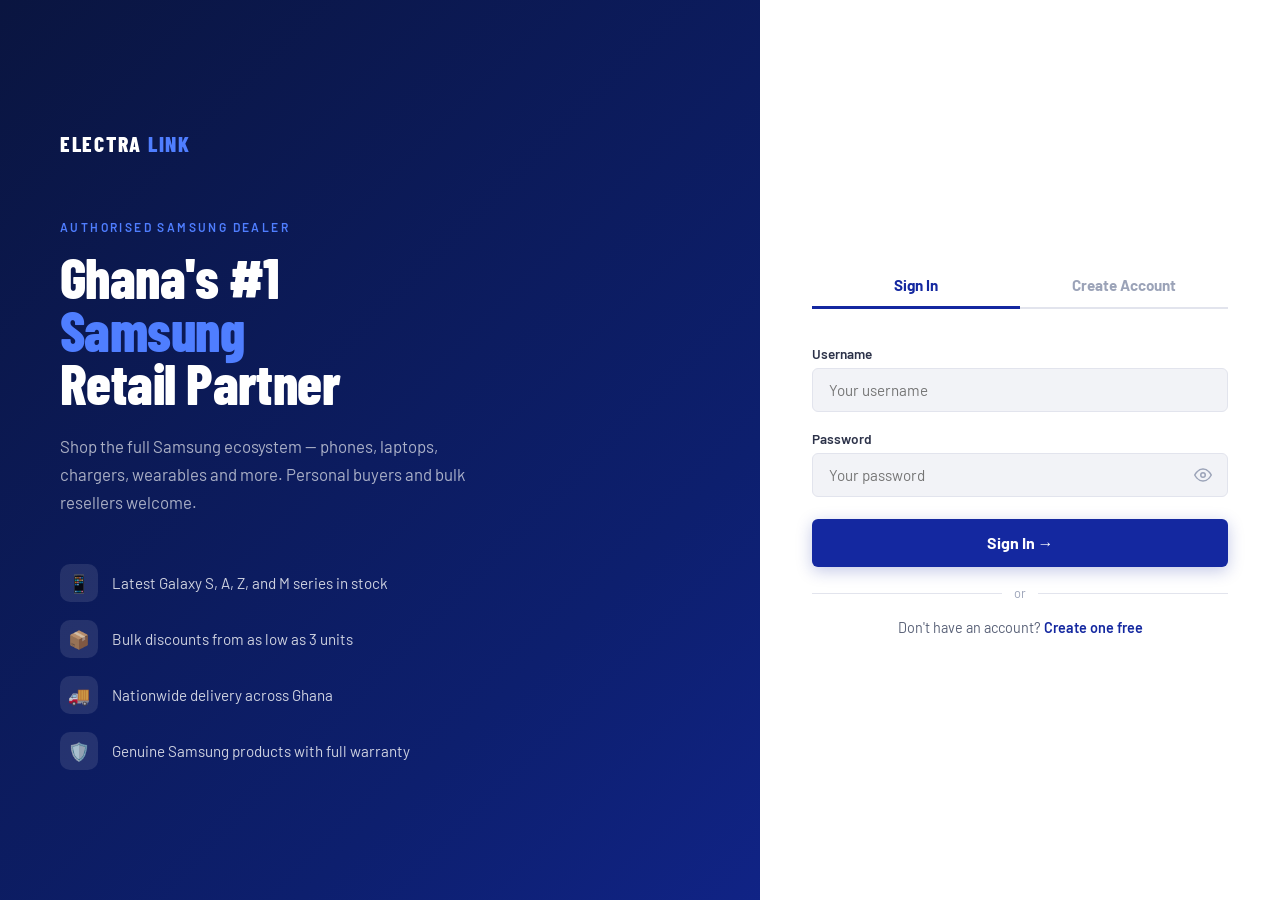
<file: index.html>
<!DOCTYPE html>
<html lang="en">
<head>
  <meta charset="UTF-8">
  <meta name="viewport" content="width=device-width, initial-scale=1.0">
  <title>Samsung Dealer Store — Sign In</title>
  <link rel="stylesheet" href="style.css">
  <link rel="icon" href="/static/assets/favicon.ico" type="image/x-icon">
  <!--
    ── FAVICON: place your favicon at assets/favicon.ico
    ── LOGO: place Samsung logo at assets/samsung-logo.png
  -->
</head>
<body data-page="auth">

  <div class="auth-page">

    <!-- ── LEFT PANEL ── -->
    <div class="auth-left">
      <div class="auth-left-logo">
        <!--
          ── INSERT LOGO IMAGE:
          <img src="assets/samsung-logo-white.png" alt="Samsung" width="160">
          OR keep text logo below:
        -->
        <div class="nav-logo-text">ELECTRA <span>LINK</span></div>
      </div>

      <div class="auth-eyebrow">Authorised Samsung Dealer</div>
      <h1 class="auth-headline">
        Ghana's #1<br>
        <em>Samsung</em><br>
        Retail Partner
      </h1>
      <p class="auth-sub">
        Shop the full Samsung ecosystem — phones, laptops, chargers, wearables
        and more. Personal buyers and bulk resellers welcome.
      </p>

      <ul class="auth-features">
        <li class="auth-feat">
          <span class="auth-feat-icon">📱</span>
          Latest Galaxy S, A, Z, and M series in stock
        </li>
        <li class="auth-feat">
          <span class="auth-feat-icon">📦</span>
          Bulk discounts from as low as 3 units
        </li>
        <li class="auth-feat">
          <span class="auth-feat-icon">🚚</span>
          Nationwide delivery across Ghana
        </li>
        <li class="auth-feat">
          <span class="auth-feat-icon">🛡️</span>
          Genuine Samsung products with full warranty
        </li>
      </ul>
    </div>

    <!-- ── RIGHT PANEL (FORMS) ── -->
    <div class="auth-right">

      <!-- Mobile header — only shows on small screens -->
      <div class="auth-mobile-header">
        <svg width="52" height="52" viewBox="0 0 90 90" xmlns="http://www.w3.org/2000/svg">
          <circle cx="45" cy="45" r="43" fill="#050D2E" stroke="#4F7EFF" stroke-width="2"/>
          <polygon points="45,18 27,52 43,52 35,72 64,38 48,38 62,18" fill="#4F7EFF"/>
        </svg>
        <div class="auth-mobile-title">ELECTRA <span>LINK</span></div>
        <div class="auth-mobile-sub">Authorised Samsung Dealer · Accra, Ghana</div>
      </div>

      <!-- Tabs -->
      <div class="auth-tabs">
        <button class="auth-tab active" data-tab="form-login">Sign In</button>
        <button class="auth-tab" data-tab="form-signup">Create Account</button>
      </div>

      <!-- LOGIN FORM -->
      <div class="auth-form active" id="form-login">
        <div class="form-group">
          <label class="form-label" for="login-username">Username</label>
          <input class="form-input" type="text" id="login-username" name="username"
                 placeholder="Your username" autocomplete="username">
          <span class="form-error" data-err="username"></span>
        </div>
        <div class="form-group">
          <label class="form-label" for="login-password">Password</label>
          <div class="input-eye-wrap">
            <input class="form-input" type="password" id="login-password" name="password"
                   placeholder="Your password" autocomplete="current-password">
            <button type="button" class="eye-btn" data-target="login-password" aria-label="Show password">
              <svg class="eye-icon eye-show" width="18" height="18" viewBox="0 0 24 24" fill="none" stroke="currentColor" stroke-width="2"><path d="M1 12s4-8 11-8 11 8 11 8-4 8-11 8-11-8-11-8z"/><circle cx="12" cy="12" r="3"/></svg>
              <svg class="eye-icon eye-hide hidden" width="18" height="18" viewBox="0 0 24 24" fill="none" stroke="currentColor" stroke-width="2"><path d="M17.94 17.94A10.07 10.07 0 0 1 12 20c-7 0-11-8-11-8a18.45 18.45 0 0 1 5.06-5.94M9.9 4.24A9.12 9.12 0 0 1 12 4c7 0 11 8 11 8a18.5 18.5 0 0 1-2.16 3.19m-6.72-1.07a3 3 0 1 1-4.24-4.24"/><line x1="1" y1="1" x2="23" y2="23"/></svg>
            </button>
          </div>
          <span class="form-error" data-err="password"></span>
        </div>
        <button class="btn-auth">Sign In →</button>
        <div class="auth-divider">or</div>
        <div class="auth-switch">
          Don't have an account?
          <a href="#" onclick="document.querySelector('[data-tab=form-signup]').click();return false;">
            Create one free
          </a>
        </div>
      </div>

      <!-- SIGNUP FORM -->
      <div class="auth-form" id="form-signup">
        <div class="form-group">
          <label class="form-label" for="signup-username">Username</label>
          <input class="form-input" type="text" id="signup-username" name="username"
                 placeholder="Choose a username" autocomplete="username">
          <span class="form-error" data-err="username"></span>
        </div>
        <div class="form-group">
          <label class="form-label" for="signup-email">Email Address</label>
          <input class="form-input" type="email" id="signup-email" name="email"
                 placeholder="your@email.com" autocomplete="email">
          <span class="form-error" data-err="email"></span>
        </div>
        <div class="form-group">
          <label class="form-label" for="signup-password">Password</label>
          <div class="input-eye-wrap">
            <input class="form-input" type="password" id="signup-password" name="password"
                   placeholder="At least 6 characters" autocomplete="new-password">
            <button type="button" class="eye-btn" data-target="signup-password" aria-label="Show password">
              <svg class="eye-icon eye-show" width="18" height="18" viewBox="0 0 24 24" fill="none" stroke="currentColor" stroke-width="2"><path d="M1 12s4-8 11-8 11 8 11 8-4 8-11 8-11-8-11-8z"/><circle cx="12" cy="12" r="3"/></svg>
              <svg class="eye-icon eye-hide hidden" width="18" height="18" viewBox="0 0 24 24" fill="none" stroke="currentColor" stroke-width="2"><path d="M17.94 17.94A10.07 10.07 0 0 1 12 20c-7 0-11-8-11-8a18.45 18.45 0 0 1 5.06-5.94M9.9 4.24A9.12 9.12 0 0 1 12 4c7 0 11 8 11 8a18.5 18.5 0 0 1-2.16 3.19m-6.72-1.07a3 3 0 1 1-4.24-4.24"/><line x1="1" y1="1" x2="23" y2="23"/></svg>
            </button>
          </div>
          <span class="form-error" data-err="password"></span>
        </div>
        <div class="form-group">
          <label class="form-label" for="signup-confirm">Confirm Password</label>
          <div class="input-eye-wrap">
            <input class="form-input" type="password" id="signup-confirm" name="confirm"
                   placeholder="Repeat your password" autocomplete="new-password">
            <button type="button" class="eye-btn" data-target="signup-confirm" aria-label="Show password">
              <svg class="eye-icon eye-show" width="18" height="18" viewBox="0 0 24 24" fill="none" stroke="currentColor" stroke-width="2"><path d="M1 12s4-8 11-8 11 8 11 8-4 8-11 8-11-8-11-8z"/><circle cx="12" cy="12" r="3"/></svg>
              <svg class="eye-icon eye-hide hidden" width="18" height="18" viewBox="0 0 24 24" fill="none" stroke="currentColor" stroke-width="2"><path d="M17.94 17.94A10.07 10.07 0 0 1 12 20c-7 0-11-8-11-8a18.45 18.45 0 0 1 5.06-5.94M9.9 4.24A9.12 9.12 0 0 1 12 4c7 0 11 8 11 8a18.5 18.5 0 0 1-2.16 3.19m-6.72-1.07a3 3 0 1 1-4.24-4.24"/><line x1="1" y1="1" x2="23" y2="23"/></svg>
            </button>
          </div>
          <span class="form-error" data-err="confirm"></span>
        </div>
        <button class="btn-auth">Create Account →</button>
        <div class="auth-switch">
          Already have an account?
          <a href="#" onclick="document.querySelector('[data-tab=form-login]').click();return false;">
            Sign in
          </a>
        </div>
      </div>

    </div><!-- /auth-right -->
  </div><!-- /auth-page -->

  <script src="/static/app.js"></script>
</body>
</html>
</file>
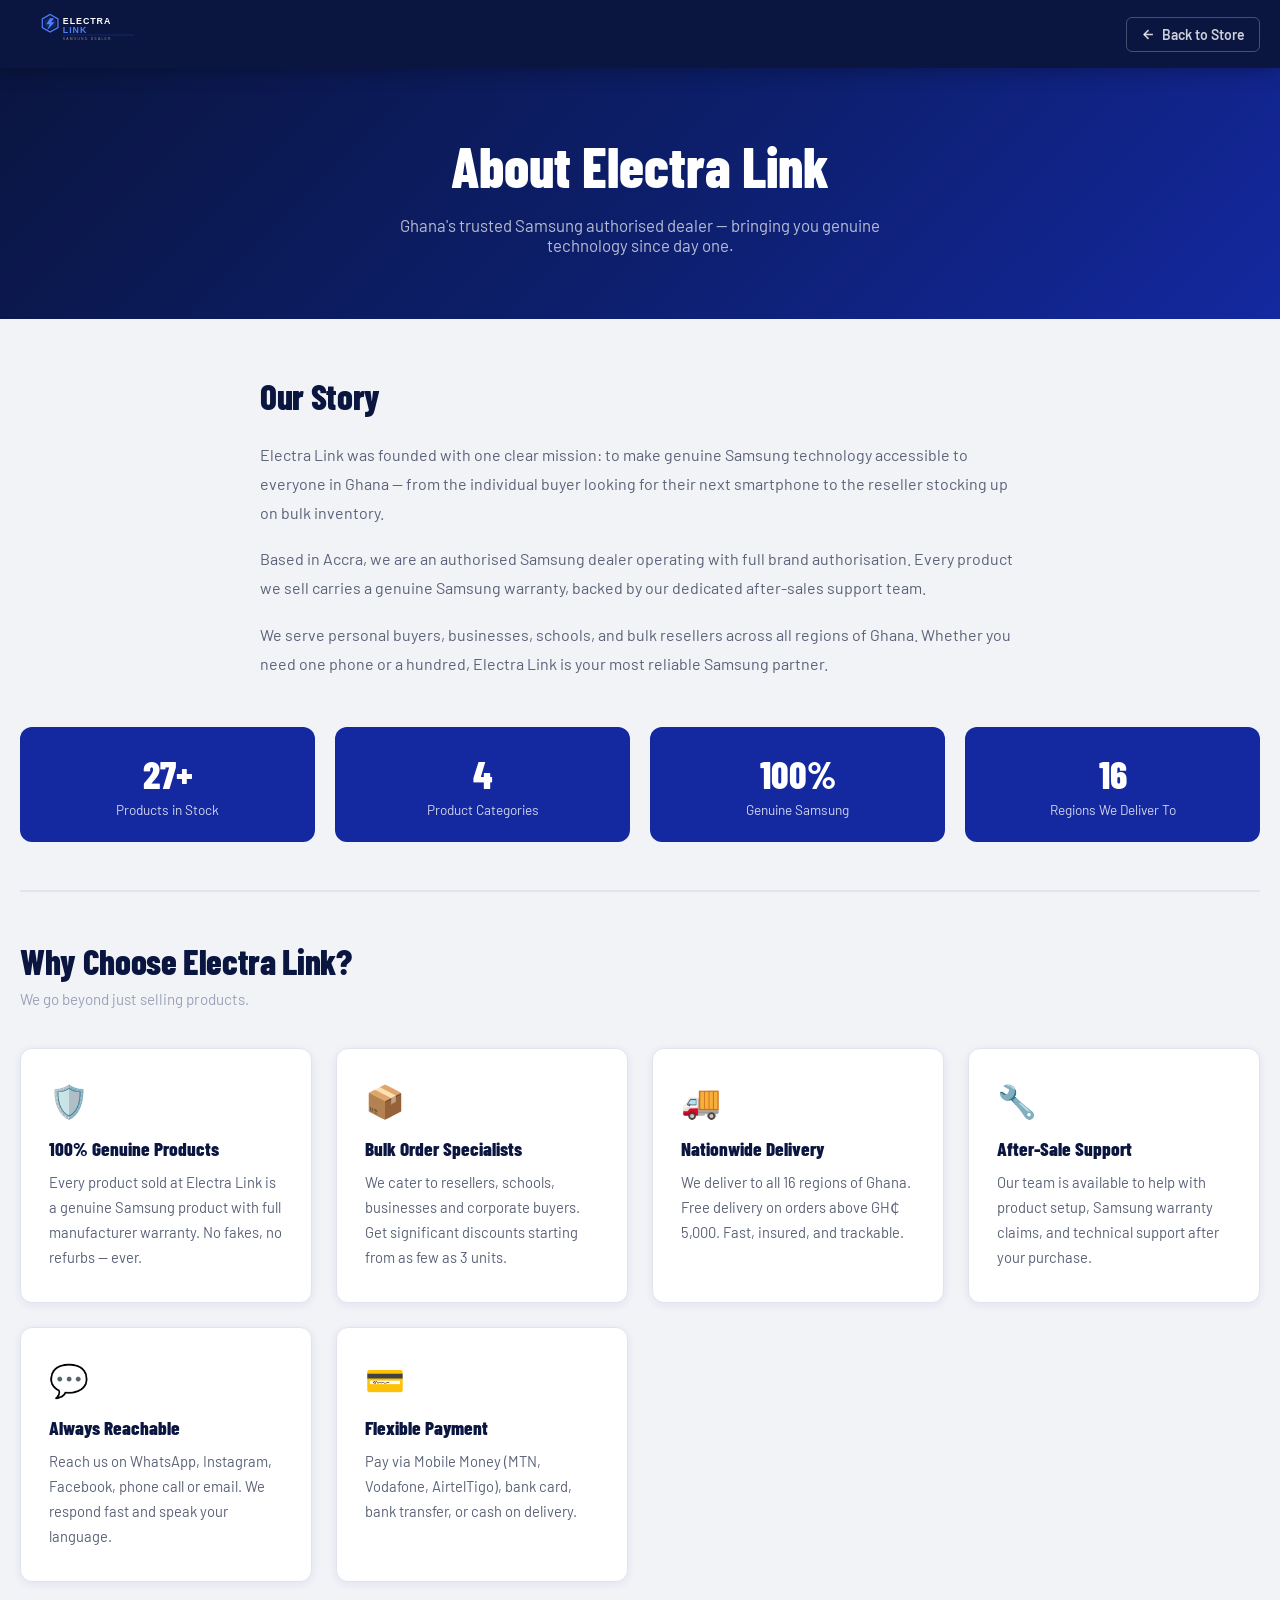
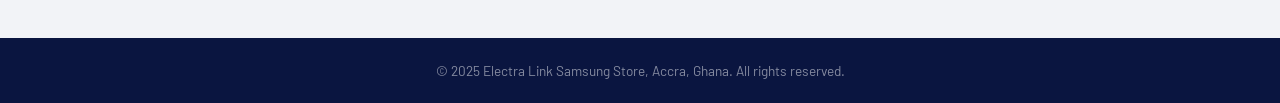
<file: about.html>
<!DOCTYPE html>
<html lang="en">
<head>
  <meta charset="UTF-8">
  <meta name="viewport" content="width=device-width, initial-scale=1.0">
  <title>About Us — Electra Link Samsung Store</title>
  <link rel="stylesheet" href="style.css">
  <style>
    .page-hero {
      background: linear-gradient(135deg, var(--navy) 0%, #0d1f6e 55%, #1428A0 100%);
      color: var(--white);
      padding: 64px 0;
      text-align: center;
    }
    .page-hero-title {
      font-family: 'Barlow Condensed', sans-serif;
      font-weight: 800;
      font-size: clamp(2rem, 5vw, 3.5rem);
      margin-bottom: 16px;
    }
    .page-hero-sub { font-size: 1.05rem; color: rgba(255,255,255,.7); max-width: 560px; margin: 0 auto; }
    .info-grid {
      display: grid;
      grid-template-columns: repeat(auto-fit, minmax(260px, 1fr));
      gap: 24px;
      margin-top: 40px;
    }
    .info-card {
      background: var(--white);
      border-radius: var(--radius);
      padding: 32px 28px;
      border: 1.5px solid var(--gray-200);
      box-shadow: var(--shadow-sm);
    }
    .info-card-icon {
      font-size: 2rem;
      margin-bottom: 16px;
    }
    .info-card-title {
      font-family: 'Barlow Condensed', sans-serif;
      font-weight: 800;
      font-size: 1.2rem;
      color: var(--navy);
      margin-bottom: 10px;
    }
    .info-card-text { font-size: .92rem; color: var(--gray-600); line-height: 1.7; }
    .about-story { max-width: 760px; margin: 0 auto; }
    .about-story p { font-size: 1rem; color: var(--gray-600); line-height: 1.8; margin-bottom: 18px; }
    .stat-row {
      display: grid;
      grid-template-columns: repeat(auto-fit, minmax(140px, 1fr));
      gap: 20px;
      margin: 48px 0;
      text-align: center;
    }
    .stat-item { padding: 24px; background: var(--blue); color: var(--white); border-radius: var(--radius); }
    .stat-num { font-family: 'Barlow Condensed', sans-serif; font-weight: 800; font-size: 2.4rem; }
    .stat-label { font-size: .85rem; opacity: .8; margin-top: 4px; }
    .section-divider { height: 2px; background: var(--gray-200); margin: 48px 0; border-radius: 2px; }
  </style>
</head>
<body data-page="static">

  <!-- NAVBAR -->
  <header class="navbar">
  <div class="container" style="display:flex;align-items:center;gap:12px;">
    <a href="/store" class="nav-logo">
      <svg width="160" height="44" viewBox="0 0 280 90" xmlns="http://www.w3.org/2000/svg">
  <!-- Hexagon -->
  <polygon points="22,14 38,5 54,14 54,32 38,41 22,32" fill="none" stroke="#4F7EFF" stroke-width="2.5"/>
  <polygon points="26,17 38,10 50,17 50,29 38,36 26,29" fill="#4F7EFF" opacity="0.15"/>
  <!-- Lightning bolt -->
  <polygon points="38,13 30,25 37,25 32,37 47,21 40,21 46,13" fill="#4F7EFF"/>
  <!-- Brand name -->
  <text x="64" y="24" font-family="Arial" font-weight="800" font-size="18" fill="#FFFFFF" letter-spacing="2">ELECTRA</text>
  <text x="64" y="42" font-family="Arial" font-weight="800" font-size="18" fill="#4F7EFF" letter-spacing="2">LINK</text>
  <!-- Divider -->
  <line x1="64" y1="47" x2="210" y2="47" stroke="#4F7EFF" stroke-width="0.8" opacity="0.5"/>
  <!-- Tagline -->
  <text x="64" y="58" font-family="Arial" font-size="7" fill="rgba(255,255,255,0.5)" letter-spacing="2.5">SAMSUNG DEALER</text>
</svg>
    </a>
    <div style="flex:1"></div>
    <a href="/store" class="static-back-btn">
      <svg width="15" height="15" viewBox="0 0 24 24" fill="none" stroke="currentColor" stroke-width="2.5">
        <line x1="19" y1="12" x2="5" y2="12"/><polyline points="12 19 5 12 12 5"/>
      </svg>
      <span class="back-btn-label">Back to Store</span>
    </a>
  </div>
</header>

  <!-- HERO -->
  <div class="page-hero">
    <div class="container">
      <div class="page-hero-title">About Electra Link</div>
      <p class="page-hero-sub">Ghana's trusted Samsung authorised dealer — bringing you genuine technology since day one.</p>
    </div>
  </div>

  <!-- MAIN -->
  <main class="page-section">
    <div class="container">

      <!-- Story -->
      <div class="about-story">
        <h2 class="section-title" style="margin-bottom:24px;">Our Story</h2>
        <p>Electra Link was founded with one clear mission: to make genuine Samsung technology accessible to everyone in Ghana — from the individual buyer looking for their next smartphone to the reseller stocking up on bulk inventory.</p>
        <p>Based in Accra, we are an authorised Samsung dealer operating with full brand authorisation. Every product we sell carries a genuine Samsung warranty, backed by our dedicated after-sales support team.</p>
        <p>We serve personal buyers, businesses, schools, and bulk resellers across all regions of Ghana. Whether you need one phone or a hundred, Electra Link is your most reliable Samsung partner.</p>
      </div>

      <!-- Stats -->
      <div class="stat-row">
        <div class="stat-item">
          <div class="stat-num">27+</div>
          <div class="stat-label">Products in Stock</div>
        </div>
        <div class="stat-item">
          <div class="stat-num">4</div>
          <div class="stat-label">Product Categories</div>
        </div>
        <div class="stat-item">
          <div class="stat-num">100%</div>
          <div class="stat-label">Genuine Samsung</div>
        </div>
        <div class="stat-item">
          <div class="stat-num">16</div>
          <div class="stat-label">Regions We Deliver To</div>
        </div>
      </div>

      <div class="section-divider"></div>

      <!-- Why Us -->
      <h2 class="section-title" style="margin-bottom:8px;">Why Choose Electra Link?</h2>
      <p style="color:var(--gray-400);margin-bottom:32px;font-size:.95rem;">We go beyond just selling products.</p>

      <div class="info-grid">
        <div class="info-card">
          <div class="info-card-icon">🛡️</div>
          <div class="info-card-title">100% Genuine Products</div>
          <p class="info-card-text">Every product sold at Electra Link is a genuine Samsung product with full manufacturer warranty. No fakes, no refurbs — ever.</p>
        </div>
        <div class="info-card">
          <div class="info-card-icon">📦</div>
          <div class="info-card-title">Bulk Order Specialists</div>
          <p class="info-card-text">We cater to resellers, schools, businesses and corporate buyers. Get significant discounts starting from as few as 3 units.</p>
        </div>
        <div class="info-card">
          <div class="info-card-icon">🚚</div>
          <div class="info-card-title">Nationwide Delivery</div>
          <p class="info-card-text">We deliver to all 16 regions of Ghana. Free delivery on orders above GH₵ 5,000. Fast, insured, and trackable.</p>
        </div>
        <div class="info-card">
          <div class="info-card-icon">🔧</div>
          <div class="info-card-title">After-Sale Support</div>
          <p class="info-card-text">Our team is available to help with product setup, Samsung warranty claims, and technical support after your purchase.</p>
        </div>
        <div class="info-card">
          <div class="info-card-icon">💬</div>
          <div class="info-card-title">Always Reachable</div>
          <p class="info-card-text">Reach us on WhatsApp, Instagram, Facebook, phone call or email. We respond fast and speak your language.</p>
        </div>
        <div class="info-card">
          <div class="info-card-icon">💳</div>
          <div class="info-card-title">Flexible Payment</div>
          <p class="info-card-text">Pay via Mobile Money (MTN, Vodafone, AirtelTigo), bank card, bank transfer, or cash on delivery.</p>
        </div>
      </div>

    </div>
  </main>

  <!-- FOOTER MINI -->
  <footer style="background:var(--navy);color:rgba(255,255,255,.5);text-align:center;padding:24px;font-size:.85rem;">
    © 2025 Electra Link Samsung Store, Accra, Ghana. All rights reserved.
  </footer>

  <script src="/static/app.js"></script>
</body>
</html>
</file>
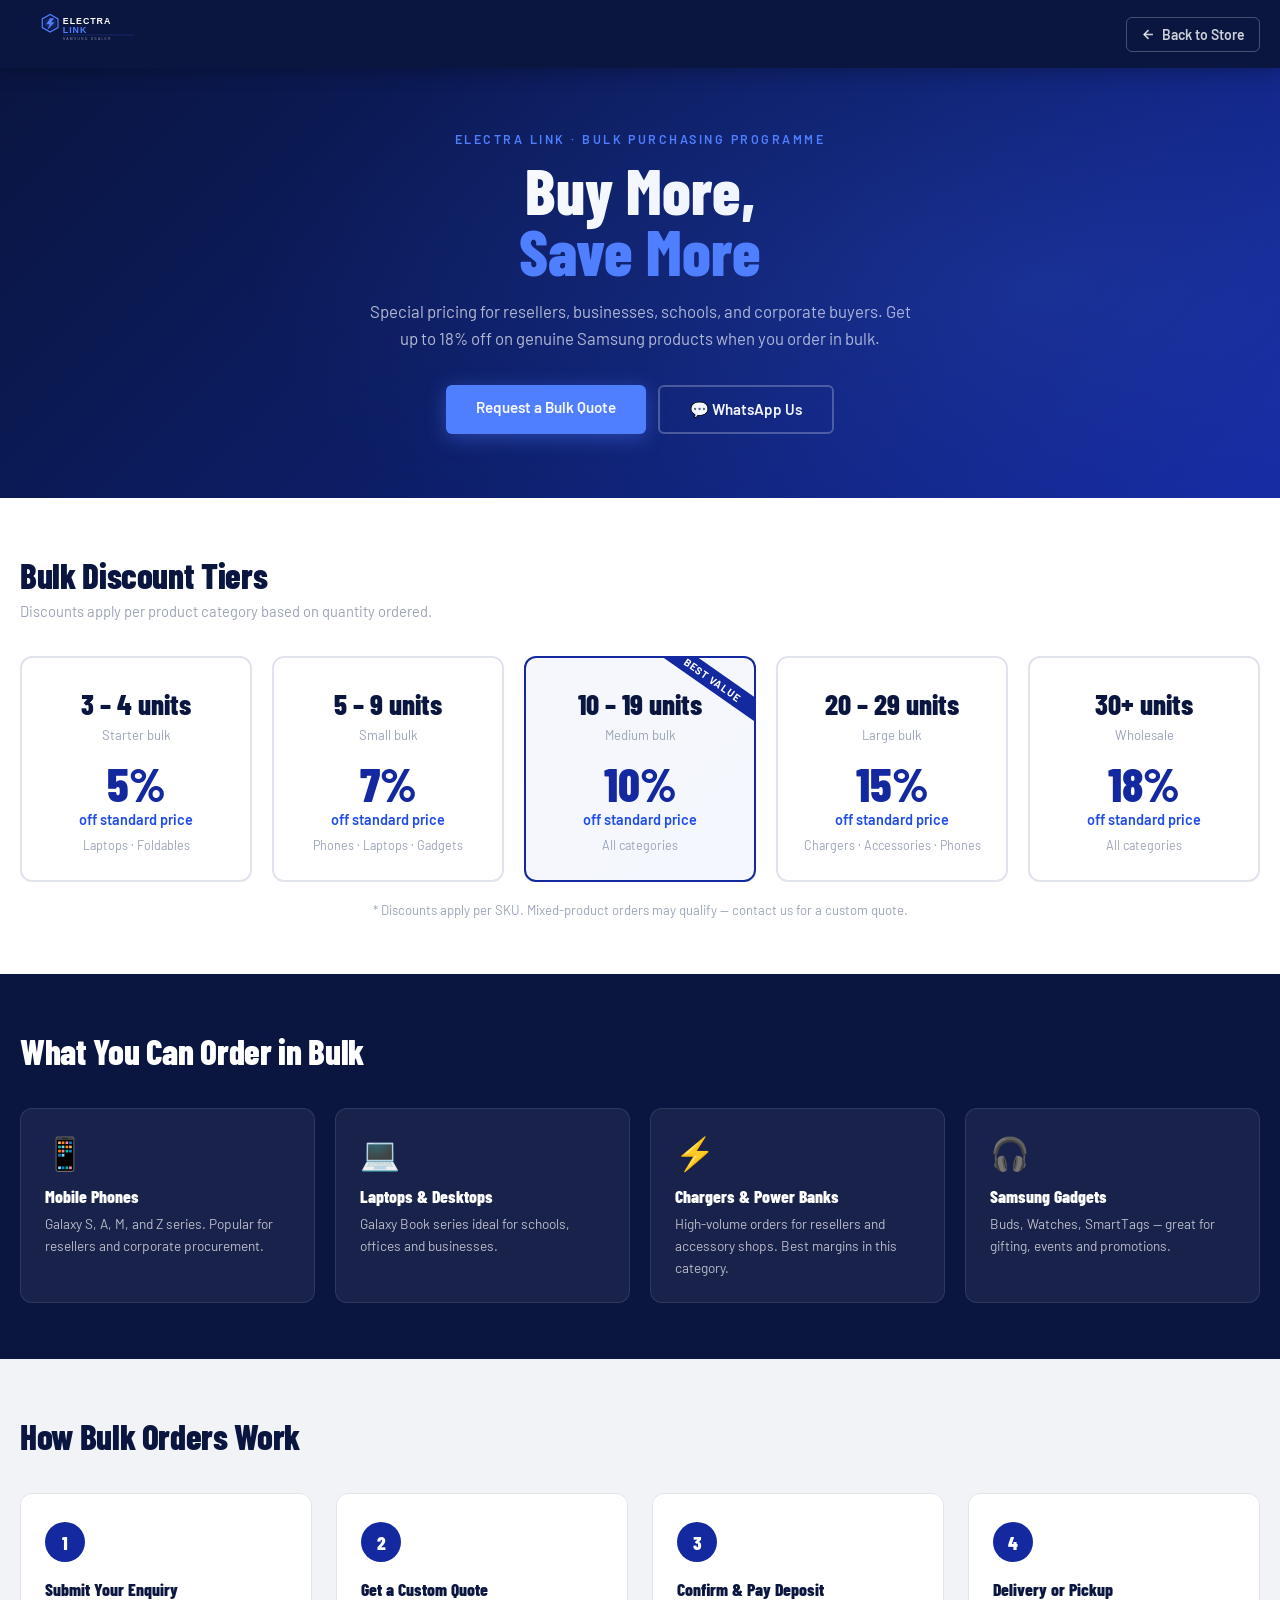
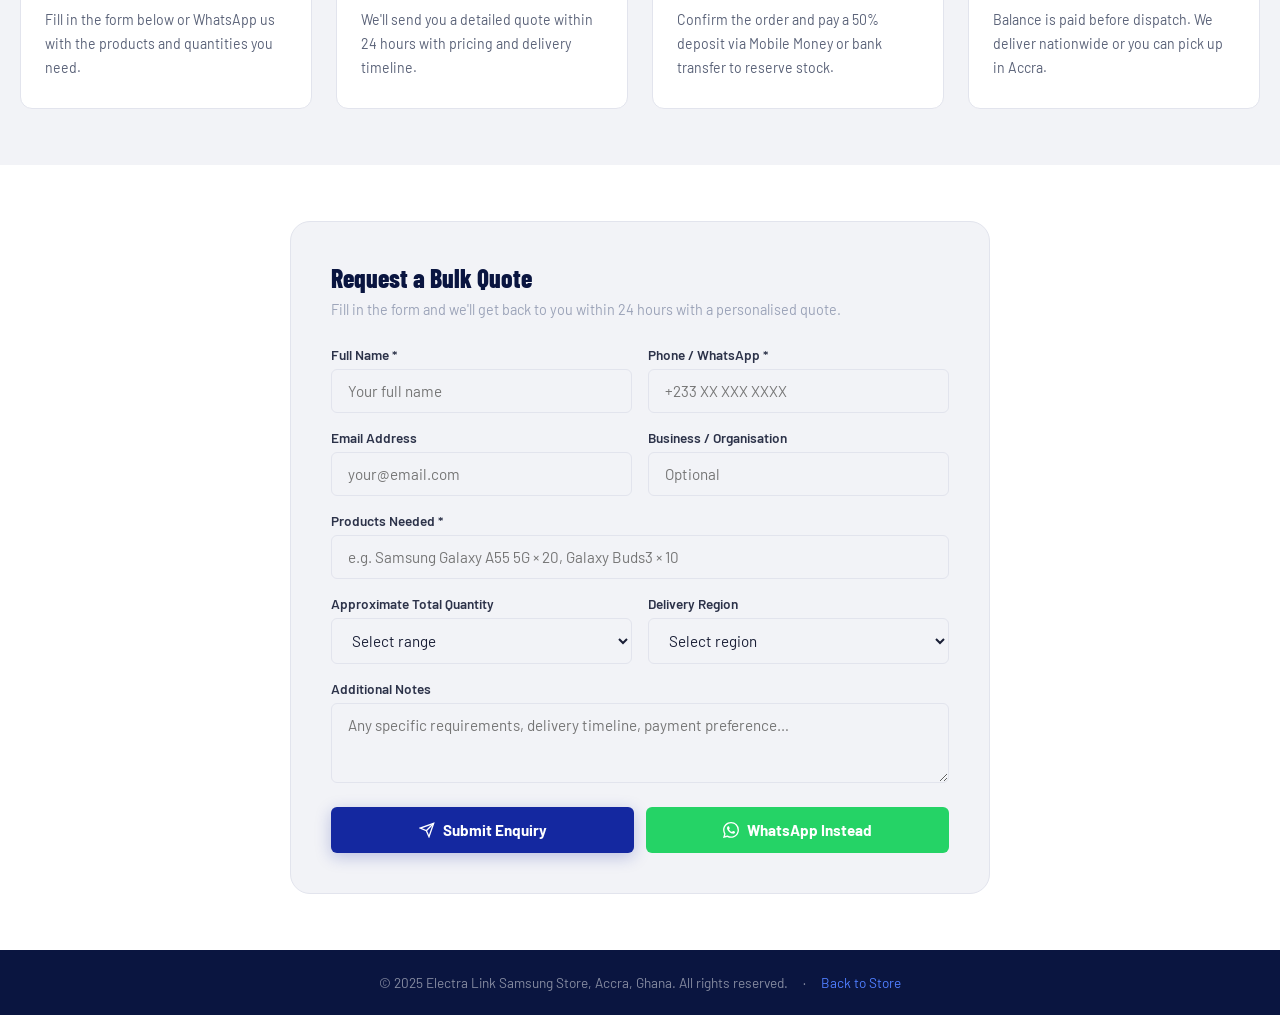
<file: bulk.html>
<!DOCTYPE html>
<html lang="en">
<head>
  <meta charset="UTF-8">
  <meta name="viewport" content="width=device-width, initial-scale=1.0">
  <title>Bulk Orders — Electra Link Samsung Store</title>
  <link rel="stylesheet" href="style.css">
  <style>
    .page-hero {
      background: linear-gradient(135deg, var(--navy) 0%, #0d1f6e 55%, #1428A0 100%);
      color: var(--white);
      padding: 64px 0;
      text-align: center;
      position: relative;
      overflow: hidden;
    }
    .page-hero::before {
      content: '';
      position: absolute; inset: 0;
      background: radial-gradient(ellipse 60% 80% at 80% 50%, rgba(79,126,255,.15), transparent);
      pointer-events: none;
    }
    .page-hero-eyebrow {
      font-size: .78rem; font-weight: 600; letter-spacing: .2em;
      text-transform: uppercase; color: var(--blue-glow); margin-bottom: 14px;
    }
    .page-hero-title {
      font-family: 'Barlow Condensed', sans-serif;
      font-weight: 800; font-size: clamp(2.2rem, 6vw, 4rem);
      margin-bottom: 16px; line-height: .95;
    }
    .page-hero-title em { font-style: normal; color: var(--blue-glow); }
    .page-hero-sub {
      color: rgba(255,255,255,.7); font-size: 1.05rem;
      max-width: 560px; margin: 0 auto 32px; line-height: 1.65;
    }
    .hero-cta { display: flex; gap: 12px; justify-content: center; flex-wrap: wrap; }

    /* Discount table */
    .discount-section { background: var(--white); padding: 56px 0; }
    .discount-grid {
      display: grid;
      grid-template-columns: repeat(auto-fit, minmax(200px, 1fr));
      gap: 20px;
      margin-top: 36px;
    }
    .discount-card {
      border-radius: var(--radius);
      padding: 28px 24px;
      text-align: center;
      border: 2px solid var(--gray-200);
      transition: var(--transition);
      position: relative;
      overflow: hidden;
    }
    .discount-card:hover { border-color: var(--blue); box-shadow: var(--shadow); transform: translateY(-4px); }
    .discount-card.featured { border-color: var(--blue); background: linear-gradient(135deg, rgba(20,40,160,.04), rgba(79,126,255,.06)); }
    .discount-card.featured::before {
      content: 'BEST VALUE';
      position: absolute; top: 12px; right: -20px;
      background: var(--blue); color: var(--white);
      font-size: .65rem; font-weight: 700; letter-spacing: .1em;
      padding: 4px 28px; transform: rotate(35deg);
    }
    .discount-qty {
      font-family: 'Barlow Condensed', sans-serif;
      font-weight: 800; font-size: 1.8rem; color: var(--navy); margin-bottom: 6px;
    }
    .discount-label { font-size: .82rem; color: var(--gray-400); margin-bottom: 16px; }
    .discount-pct {
      font-family: 'Barlow Condensed', sans-serif;
      font-weight: 800; font-size: 3rem; color: var(--blue); line-height: 1;
    }
    .discount-off { font-size: .9rem; font-weight: 600; color: var(--blue-light); margin-top: 4px; }
    .discount-cat { font-size: .78rem; color: var(--gray-400); margin-top: 10px; }

    /* How it works */
    .how-section { padding: 56px 0; background: var(--off-white); }
    .steps-grid {
      display: grid;
      grid-template-columns: repeat(auto-fit, minmax(220px, 1fr));
      gap: 24px;
      margin-top: 36px;
    }
    .how-card {
      background: var(--white);
      border-radius: var(--radius);
      padding: 28px 24px;
      border: 1.5px solid var(--gray-200);
      position: relative;
    }
    .how-num {
      width: 40px; height: 40px;
      border-radius: 50%;
      background: var(--blue); color: var(--white);
      font-family: 'Barlow Condensed', sans-serif;
      font-weight: 800; font-size: 1.2rem;
      display: flex; align-items: center; justify-content: center;
      margin-bottom: 16px;
    }
    .how-title { font-family: 'Barlow Condensed', sans-serif; font-weight: 800; font-size: 1.1rem; color: var(--navy); margin-bottom: 8px; }
    .how-text { font-size: .88rem; color: var(--gray-600); line-height: 1.7; }

    /* Enquiry form */
    .enquiry-section { padding: 56px 0; background: var(--white); }
    .enquiry-wrap {
      max-width: 700px; margin: 0 auto;
      background: var(--off-white);
      border-radius: var(--radius-lg);
      padding: 40px;
      border: 1.5px solid var(--gray-200);
    }
    .enquiry-title {
      font-family: 'Barlow Condensed', sans-serif;
      font-weight: 800; font-size: 1.6rem; color: var(--navy); margin-bottom: 8px;
    }
    .enquiry-sub { font-size: .9rem; color: var(--gray-400); margin-bottom: 28px; }
    .enquiry-form { display: flex; flex-direction: column; gap: 16px; }
    .enquiry-row { display: grid; grid-template-columns: 1fr 1fr; gap: 16px; }
    .enquiry-actions { display: flex; gap: 12px; flex-wrap: wrap; margin-top: 8px; }
    .btn-enquiry {
      flex: 1;
      padding: 14px;
      background: var(--blue);
      color: var(--white);
      border-radius: var(--radius-sm);
      font-weight: 700; font-size: .95rem;
      transition: var(--transition);
      box-shadow: 0 4px 16px rgba(20,40,160,.25);
      text-align: center;
      display: flex; align-items: center; justify-content: center; gap: 8px;
    }
    .btn-enquiry:hover { background: var(--blue-light); transform: translateY(-2px); }
    .btn-wa {
      flex: 1;
      padding: 14px;
      background: #25D366;
      color: var(--white);
      border-radius: var(--radius-sm);
      font-weight: 700; font-size: .95rem;
      transition: var(--transition);
      text-align: center;
      display: flex; align-items: center; justify-content: center; gap: 8px;
    }
    .btn-wa:hover { background: #1ebe5d; transform: translateY(-2px); }

    /* Categories we cover */
    .cat-section { padding: 56px 0; background: var(--navy); color: var(--white); }
    .cat-bulk-grid {
      display: grid;
      grid-template-columns: repeat(auto-fit, minmax(220px, 1fr));
      gap: 20px;
      margin-top: 36px;
    }
    .cat-bulk-card {
      background: rgba(255,255,255,.06);
      border: 1.5px solid rgba(255,255,255,.1);
      border-radius: var(--radius);
      padding: 24px;
      transition: var(--transition);
    }
    .cat-bulk-card:hover { background: rgba(255,255,255,.1); border-color: var(--blue-glow); }
    .cat-bulk-icon { font-size: 2rem; margin-bottom: 12px; }
    .cat-bulk-name { font-family: 'Barlow Condensed', sans-serif; font-weight: 800; font-size: 1.1rem; margin-bottom: 6px; }
    .cat-bulk-text { font-size: .85rem; opacity: .7; line-height: 1.6; }

    /* Success message */
    .success-msg {
      display: none;
      background: rgba(0,168,107,.1);
      border: 1.5px solid var(--success);
      border-radius: var(--radius-sm);
      padding: 16px 20px;
      color: var(--success);
      font-weight: 600;
      font-size: .95rem;
      text-align: center;
    }
    .success-msg.show { display: block; }

    @media (max-width: 600px) {
      .enquiry-row { grid-template-columns: 1fr; }
      .enquiry-wrap { padding: 24px 18px; }
    }
  </style>
</head>
<body data-page="static">

  <!-- NAVBAR -->
  <header class="navbar">
  <div class="container" style="display:flex;align-items:center;gap:12px;">
    <a href="/store" class="nav-logo">
      <svg width="160" height="44" viewBox="0 0 280 90" xmlns="http://www.w3.org/2000/svg">
  <!-- Hexagon -->
  <polygon points="22,14 38,5 54,14 54,32 38,41 22,32" fill="none" stroke="#4F7EFF" stroke-width="2.5"/>
  <polygon points="26,17 38,10 50,17 50,29 38,36 26,29" fill="#4F7EFF" opacity="0.15"/>
  <!-- Lightning bolt -->
  <polygon points="38,13 30,25 37,25 32,37 47,21 40,21 46,13" fill="#4F7EFF"/>
  <!-- Brand name -->
  <text x="64" y="24" font-family="Arial" font-weight="800" font-size="18" fill="#FFFFFF" letter-spacing="2">ELECTRA</text>
  <text x="64" y="42" font-family="Arial" font-weight="800" font-size="18" fill="#4F7EFF" letter-spacing="2">LINK</text>
  <!-- Divider -->
  <line x1="64" y1="47" x2="210" y2="47" stroke="#4F7EFF" stroke-width="0.8" opacity="0.5"/>
  <!-- Tagline -->
  <text x="64" y="58" font-family="Arial" font-size="7" fill="rgba(255,255,255,0.5)" letter-spacing="2.5">SAMSUNG DEALER</text>
</svg>
    </a>
    <div style="flex:1"></div>
    <a href="/store" class="static-back-btn">
      <svg width="15" height="15" viewBox="0 0 24 24" fill="none" stroke="currentColor" stroke-width="2.5">
        <line x1="19" y1="12" x2="5" y2="12"/><polyline points="12 19 5 12 12 5"/>
      </svg>
      <span class="back-btn-label">Back to Store</span>
    </a>
  </div>
</header>

  <!-- HERO -->
  <section class="page-hero">
    <div class="container">
      <div class="page-hero-eyebrow">Electra Link · Bulk Purchasing Programme</div>
      <h1 class="page-hero-title">Buy More,<br><em>Save More</em></h1>
      <p class="page-hero-sub">
        Special pricing for resellers, businesses, schools, and corporate buyers.
        Get up to 18% off on genuine Samsung products when you order in bulk.
      </p>
      <div class="hero-cta">
        <a href="#enquiry" class="btn-primary">Request a Bulk Quote</a>
        <a href="https://wa.me/233597973525" target="_blank" class="btn-ghost">💬 WhatsApp Us</a>
      </div>
    </div>
  </section>

  <!-- DISCOUNT TIERS -->
  <section class="discount-section">
    <div class="container">
      <div class="section-header">
        <div>
          <h2 class="section-title">Bulk Discount Tiers</h2>
          <p style="color:var(--gray-400);font-size:.92rem;margin-top:6px;">Discounts apply per product category based on quantity ordered.</p>
        </div>
      </div>
      <div class="discount-grid">
        <div class="discount-card">
          <div class="discount-qty">3 – 4 units</div>
          <div class="discount-label">Starter bulk</div>
          <div class="discount-pct">5%</div>
          <div class="discount-off">off standard price</div>
          <div class="discount-cat">Laptops · Foldables</div>
        </div>
        <div class="discount-card">
          <div class="discount-qty">5 – 9 units</div>
          <div class="discount-label">Small bulk</div>
          <div class="discount-pct">7%</div>
          <div class="discount-off">off standard price</div>
          <div class="discount-cat">Phones · Laptops · Gadgets</div>
        </div>
        <div class="discount-card featured">
          <div class="discount-qty">10 – 19 units</div>
          <div class="discount-label">Medium bulk</div>
          <div class="discount-pct">10%</div>
          <div class="discount-off">off standard price</div>
          <div class="discount-cat">All categories</div>
        </div>
        <div class="discount-card">
          <div class="discount-qty">20 – 29 units</div>
          <div class="discount-label">Large bulk</div>
          <div class="discount-pct">15%</div>
          <div class="discount-off">off standard price</div>
          <div class="discount-cat">Chargers · Accessories · Phones</div>
        </div>
        <div class="discount-card">
          <div class="discount-qty">30+ units</div>
          <div class="discount-label">Wholesale</div>
          <div class="discount-pct">18%</div>
          <div class="discount-off">off standard price</div>
          <div class="discount-cat">All categories</div>
        </div>
      </div>
      <p style="font-size:.82rem;color:var(--gray-400);margin-top:20px;text-align:center;">
        * Discounts apply per SKU. Mixed-product orders may qualify — contact us for a custom quote.
      </p>
    </div>
  </section>

  <!-- CATEGORIES -->
  <section class="cat-section">
    <div class="container">
      <h2 class="section-title" style="color:var(--white);">What You Can Order in Bulk</h2>
      <div class="cat-bulk-grid">
        <div class="cat-bulk-card">
          <div class="cat-bulk-icon">📱</div>
          <div class="cat-bulk-name">Mobile Phones</div>
          <p class="cat-bulk-text">Galaxy S, A, M, and Z series. Popular for resellers and corporate procurement.</p>
        </div>
        <div class="cat-bulk-card">
          <div class="cat-bulk-icon">💻</div>
          <div class="cat-bulk-name">Laptops & Desktops</div>
          <p class="cat-bulk-text">Galaxy Book series ideal for schools, offices and businesses.</p>
        </div>
        <div class="cat-bulk-card">
          <div class="cat-bulk-icon">⚡</div>
          <div class="cat-bulk-name">Chargers & Power Banks</div>
          <p class="cat-bulk-text">High-volume orders for resellers and accessory shops. Best margins in this category.</p>
        </div>
        <div class="cat-bulk-card">
          <div class="cat-bulk-icon">🎧</div>
          <div class="cat-bulk-name">Samsung Gadgets</div>
          <p class="cat-bulk-text">Buds, Watches, SmartTags — great for gifting, events and promotions.</p>
        </div>
      </div>
    </div>
  </section>

  <!-- HOW IT WORKS -->
  <section class="how-section">
    <div class="container">
      <h2 class="section-title">How Bulk Orders Work</h2>
      <div class="steps-grid">
        <div class="how-card">
          <div class="how-num">1</div>
          <div class="how-title">Submit Your Enquiry</div>
          <p class="how-text">Fill in the form below or WhatsApp us with the products and quantities you need.</p>
        </div>
        <div class="how-card">
          <div class="how-num">2</div>
          <div class="how-title">Get a Custom Quote</div>
          <p class="how-text">We'll send you a detailed quote within 24 hours with pricing and delivery timeline.</p>
        </div>
        <div class="how-card">
          <div class="how-num">3</div>
          <div class="how-title">Confirm & Pay Deposit</div>
          <p class="how-text">Confirm the order and pay a 50% deposit via Mobile Money or bank transfer to reserve stock.</p>
        </div>
        <div class="how-card">
          <div class="how-num">4</div>
          <div class="how-title">Delivery or Pickup</div>
          <p class="how-text">Balance is paid before dispatch. We deliver nationwide or you can pick up in Accra.</p>
        </div>
      </div>
    </div>
  </section>

  <!-- ENQUIRY FORM -->
  <section class="enquiry-section" id="enquiry">
    <div class="container">
      <div class="enquiry-wrap">
        <div class="enquiry-title">Request a Bulk Quote</div>
        <p class="enquiry-sub">Fill in the form and we'll get back to you within 24 hours with a personalised quote.</p>

        <div class="success-msg" id="enquiry-success">
          ✅ Your enquiry has been submitted! We'll contact you within 24 hours.
        </div>

        <div class="enquiry-form" id="enquiry-form">
          <div class="enquiry-row">
            <div class="form-group">
              <label class="form-label">Full Name *</label>
              <input class="form-input" type="text" id="eq-name" placeholder="Your full name">
            </div>
            <div class="form-group">
              <label class="form-label">Phone / WhatsApp *</label>
              <input class="form-input" type="tel" id="eq-phone" placeholder="+233 XX XXX XXXX">
            </div>
          </div>
          <div class="enquiry-row">
            <div class="form-group">
              <label class="form-label">Email Address</label>
              <input class="form-input" type="email" id="eq-email" placeholder="your@email.com">
            </div>
            <div class="form-group">
              <label class="form-label">Business / Organisation</label>
              <input class="form-input" type="text" id="eq-business" placeholder="Optional">
            </div>
          </div>
          <div class="form-group">
            <label class="form-label">Products Needed *</label>
            <input class="form-input" type="text" id="eq-products" placeholder="e.g. Samsung Galaxy A55 5G × 20, Galaxy Buds3 × 10">
          </div>
          <div class="enquiry-row">
            <div class="form-group">
              <label class="form-label">Approximate Total Quantity</label>
              <select class="form-input" id="eq-qty">
                <option value="">Select range</option>
                <option>3 – 9 units</option>
                <option>10 – 19 units</option>
                <option>20 – 29 units</option>
                <option>30 – 49 units</option>
                <option>50 – 99 units</option>
                <option>100+ units</option>
              </select>
            </div>
            <div class="form-group">
              <label class="form-label">Delivery Region</label>
              <select class="form-input" id="eq-region">
                <option value="">Select region</option>
                <option>Greater Accra</option>
                <option>Ashanti</option>
                <option>Western</option>
                <option>Eastern</option>
                <option>Central</option>
                <option>Northern</option>
                <option>Upper East</option>
                <option>Upper West</option>
                <option>Volta</option>
                <option>Other / Pickup in Accra</option>
              </select>
            </div>
          </div>
          <div class="form-group">
            <label class="form-label">Additional Notes</label>
            <textarea class="form-input" id="eq-notes" rows="3" placeholder="Any specific requirements, delivery timeline, payment preference…" style="resize:vertical;"></textarea>
          </div>

          <div class="enquiry-actions">
            <button class="btn-enquiry" id="btn-submit-enquiry">
              <svg width="16" height="16" viewBox="0 0 24 24" fill="none" stroke="currentColor" stroke-width="2"><line x1="22" y1="2" x2="11" y2="13"/><polygon points="22 2 15 22 11 13 2 9 22 2"/></svg>
              Submit Enquiry
            </button>
            <a href="https://wa.me/233597973525?text=Hi%20Electra%20Link!%20I%20want%20to%20make%20a%20bulk%20order.%20Please%20send%20me%20pricing." 
               target="_blank" class="btn-wa">
              <svg width="16" height="16" viewBox="0 0 24 24" fill="currentColor"><path d="M17.472 14.382c-.297-.149-1.758-.867-2.03-.967-.273-.099-.471-.148-.67.15-.197.297-.767.966-.94 1.164-.173.199-.347.223-.644.075-.297-.15-1.255-.463-2.39-1.475-.883-.788-1.48-1.761-1.653-2.059-.173-.297-.018-.458.13-.606.134-.133.298-.347.446-.52.149-.174.198-.298.298-.497.099-.198.05-.371-.025-.52-.075-.149-.669-1.612-.916-2.207-.242-.579-.487-.5-.669-.51-.173-.008-.371-.01-.57-.01-.198 0-.52.074-.792.372-.272.297-1.04 1.016-1.04 2.479 0 1.462 1.065 2.875 1.213 3.074.149.198 2.096 3.2 5.077 4.487.709.306 1.262.489 1.694.625.712.227 1.36.195 1.871.118.571-.085 1.758-.719 2.006-1.413.248-.694.248-1.289.173-1.413-.074-.124-.272-.198-.57-.347m-5.421 7.403h-.004a9.87 9.87 0 0 1-5.031-1.378l-.361-.214-3.741.982.998-3.648-.235-.374a9.86 9.86 0 0 1-1.51-5.26c.001-5.45 4.436-9.884 9.888-9.884 2.64 0 5.122 1.03 6.988 2.898a9.825 9.825 0 0 1 2.893 6.994c-.003 5.45-4.437 9.884-9.885 9.884m8.413-18.297A11.815 11.815 0 0 0 12.05 0C5.495 0 .16 5.335.157 11.892c0 2.096.547 4.142 1.588 5.945L.057 24l6.305-1.654a11.882 11.882 0 0 0 5.683 1.448h.005c6.554 0 11.89-5.335 11.893-11.893a11.821 11.821 0 0 0-3.48-8.413z"/></svg>
              WhatsApp Instead
            </a>
          </div>
        </div>
      </div>
    </div>
  </section>

  <!-- FOOTER MINI -->
  <footer style="background:var(--navy);color:rgba(255,255,255,.5);text-align:center;padding:24px;font-size:.85rem;">
    © 2025 Electra Link Samsung Store, Accra, Ghana. All rights reserved.
    <span style="margin:0 12px;">·</span>
    <a href="/store" style="color:var(--blue-glow);">Back to Store</a>
  </footer>

  <script src="/static/app.js"></script>
  <script>
    document.getElementById('btn-submit-enquiry').addEventListener('click', () => {
      const name     = document.getElementById('eq-name').value.trim();
      const phone    = document.getElementById('eq-phone').value.trim();
      const products = document.getElementById('eq-products').value.trim();

      if (!name)     { alert('Please enter your full name.'); return; }
      if (!phone)    { alert('Please enter your phone number.'); return; }
      if (!products) { alert('Please describe the products you need.'); return; }

      // Build WhatsApp message with form details
      const email    = document.getElementById('eq-email').value.trim();
      const business = document.getElementById('eq-business').value.trim();
      const qty      = document.getElementById('eq-qty').value;
      const region   = document.getElementById('eq-region').value;
      const notes    = document.getElementById('eq-notes').value.trim();

      const msg = `Hi Electra Link! I'd like to place a bulk order.

*Name:* ${name}
*Phone:* ${phone}
${email ? `*Email:* ${email}` : ''}
${business ? `*Business:* ${business}` : ''}
*Products:* ${products}
${qty ? `*Quantity range:* ${qty}` : ''}
${region ? `*Delivery region:* ${region}` : ''}
${notes ? `*Notes:* ${notes}` : ''}`;

      // Show success and open WhatsApp
      document.getElementById('enquiry-success').classList.add('show');
      document.getElementById('enquiry-form').style.opacity = '.4';
      document.getElementById('enquiry-form').style.pointerEvents = 'none';

      setTimeout(() => {
        window.open('https://wa.me/233597973525?text=' + encodeURIComponent(msg), '_blank');
      }, 600);
    });
  </script>
</body>
</html>
</file>
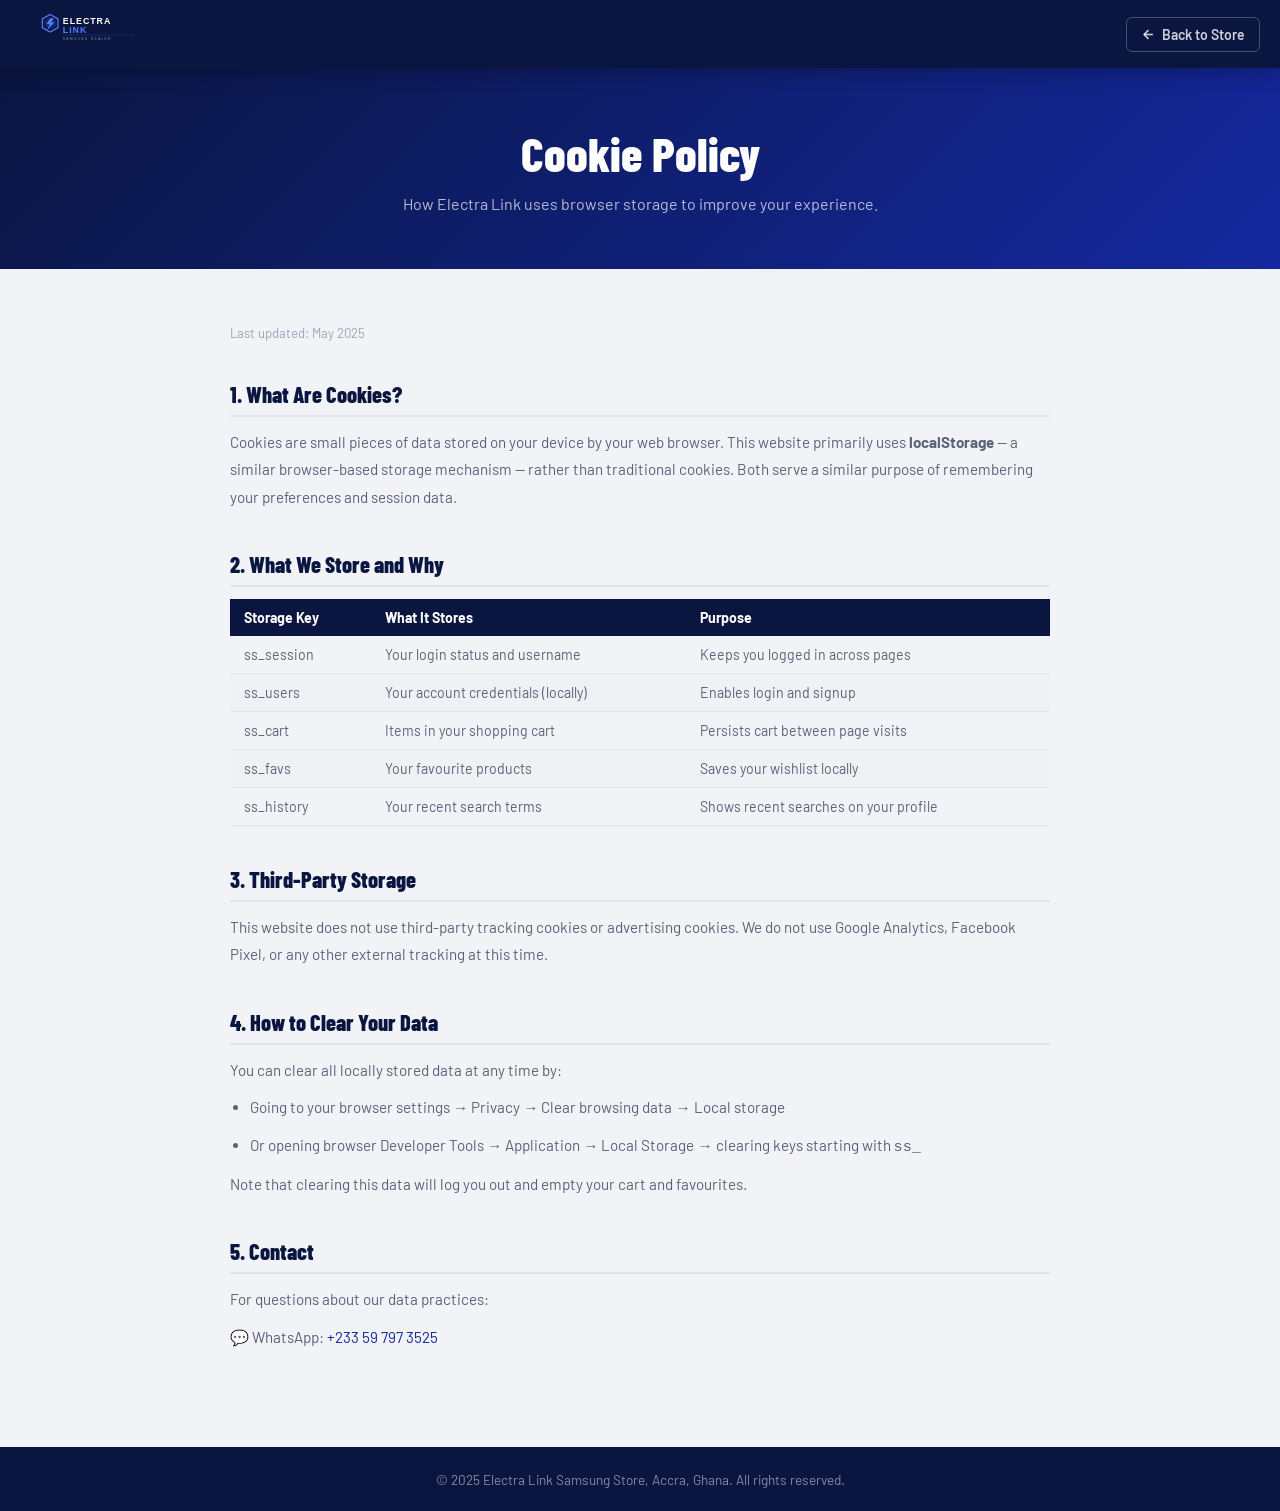
<file: cookies.html>
<!DOCTYPE html>
<html lang="en">
<head>
  <meta charset="UTF-8">
  <meta name="viewport" content="width=device-width, initial-scale=1.0">
  <title>Cookie Policy — Electra Link Samsung Store</title>
  <link rel="stylesheet" href="style.css">
  <style>
    .page-hero { background: linear-gradient(135deg, var(--navy), #1428A0); color: var(--white); padding: 56px 0; text-align: center; }
    .page-hero-title { font-family: 'Barlow Condensed', sans-serif; font-weight: 800; font-size: clamp(2rem,5vw,3rem); margin-bottom: 12px; }
    .page-hero-sub { color: rgba(255,255,255,.7); font-size: 1rem; }
    .policy-body { max-width: 820px; margin: 0 auto; }
    .policy-section { margin-bottom: 40px; }
    .policy-section h2 { font-family: 'Barlow Condensed', sans-serif; font-weight: 800; font-size: 1.4rem; color: var(--navy); margin-bottom: 12px; padding-bottom: 8px; border-bottom: 2px solid var(--gray-200); }
    .policy-section p, .policy-section li { font-size: .95rem; color: var(--gray-600); line-height: 1.8; margin-bottom: 10px; }
    .policy-section ul { padding-left: 20px; }
    .policy-section li { list-style: disc; }
    .last-updated { font-size: .82rem; color: var(--gray-400); margin-bottom: 40px; }
    table { width: 100%; border-collapse: collapse; margin-top: 12px; font-size: .88rem; }
    th { background: var(--navy); color: var(--white); padding: 10px 14px; text-align: left; }
    td { padding: 10px 14px; border-bottom: 1px solid var(--gray-200); color: var(--gray-600); }
    tr:nth-child(even) td { background: var(--gray-100); }
  </style>
</head>
<body data-page="static">

  <header class="navbar">
  <div class="container" style="display:flex;align-items:center;gap:12px;">
    <a href="/store" class="nav-logo">
      <svg width="160" height="44" viewBox="0 0 280 90" xmlns="http://www.w3.org/2000/svg">
  <!-- Hexagon -->
  <polygon points="22,14 38,5 54,14 54,32 38,41 22,32" fill="none" stroke="#4F7EFF" stroke-width="2.5"/>
  <polygon points="26,17 38,10 50,17 50,29 38,36 26,29" fill="#4F7EFF" opacity="0.15"/>
  <!-- Lightning bolt -->
  <polygon points="38,13 30,25 37,25 32,37 47,21 40,21 46,13" fill="#4F7EFF"/>
  <!-- Brand name -->
  <text x="64" y="24" font-family="Arial" font-weight="800" font-size="18" fill="#FFFFFF" letter-spacing="2">ELECTRA</text>
  <text x="64" y="42" font-family="Arial" font-weight="800" font-size="18" fill="#4F7EFF" letter-spacing="2">LINK</text>
  <!-- Divider -->
  <line x1="64" y1="47" x2="210" y2="47" stroke="#4F7EFF" stroke-width="0.8" opacity="0.5"/>
  <!-- Tagline -->
  <text x="64" y="58" font-family="Arial" font-size="7" fill="rgba(255,255,255,0.5)" letter-spacing="2.5">SAMSUNG DEALER</text>
</svg>
    </a>
    <div style="flex:1"></div>
    <a href="/store" class="static-back-btn">
      <svg width="15" height="15" viewBox="0 0 24 24" fill="none" stroke="currentColor" stroke-width="2.5">
        <line x1="19" y1="12" x2="5" y2="12"/><polyline points="12 19 5 12 12 5"/>
      </svg>
      <span class="back-btn-label">Back to Store</span>
    </a>
  </div>
</header>

  <div class="page-hero">
    <div class="container">
      <div class="page-hero-title">Cookie Policy</div>
      <p class="page-hero-sub">How Electra Link uses browser storage to improve your experience.</p>
    </div>
  </div>

  <main class="page-section">
    <div class="container">
      <div class="policy-body">
        <p class="last-updated">Last updated: May 2025</p>

        <div class="policy-section">
          <h2>1. What Are Cookies?</h2>
          <p>Cookies are small pieces of data stored on your device by your web browser. This website primarily uses <strong>localStorage</strong> — a similar browser-based storage mechanism — rather than traditional cookies. Both serve a similar purpose of remembering your preferences and session data.</p>
        </div>

        <div class="policy-section">
          <h2>2. What We Store and Why</h2>
          <table>
            <thead>
              <tr><th>Storage Key</th><th>What It Stores</th><th>Purpose</th></tr>
            </thead>
            <tbody>
              <tr><td>ss_session</td><td>Your login status and username</td><td>Keeps you logged in across pages</td></tr>
              <tr><td>ss_users</td><td>Your account credentials (locally)</td><td>Enables login and signup</td></tr>
              <tr><td>ss_cart</td><td>Items in your shopping cart</td><td>Persists cart between page visits</td></tr>
              <tr><td>ss_favs</td><td>Your favourite products</td><td>Saves your wishlist locally</td></tr>
              <tr><td>ss_history</td><td>Your recent search terms</td><td>Shows recent searches on your profile</td></tr>
            </tbody>
          </table>
        </div>

        <div class="policy-section">
          <h2>3. Third-Party Storage</h2>
          <p>This website does not use third-party tracking cookies or advertising cookies. We do not use Google Analytics, Facebook Pixel, or any other external tracking at this time.</p>
        </div>

        <div class="policy-section">
          <h2>4. How to Clear Your Data</h2>
          <p>You can clear all locally stored data at any time by:</p>
          <ul>
            <li>Going to your browser settings → Privacy → Clear browsing data → Local storage</li>
            <li>Or opening browser Developer Tools → Application → Local Storage → clearing keys starting with <code>ss_</code></li>
          </ul>
          <p>Note that clearing this data will log you out and empty your cart and favourites.</p>
        </div>

        <div class="policy-section">
          <h2>5. Contact</h2>
          <p>For questions about our data practices:</p>
          <p>💬 WhatsApp: <a href="https://wa.me/233597973525" target="_blank" style="color:var(--blue);">+233 59 797 3525</a></p>
        </div>

      </div>
    </div>
  </main>

  <footer style="background:var(--navy);color:rgba(255,255,255,.5);text-align:center;padding:24px;font-size:.85rem;">
    © 2025 Electra Link Samsung Store, Accra, Ghana. All rights reserved.
  </footer>
 <script src="/static/app.js"></script>
</body>
</html>
</file>
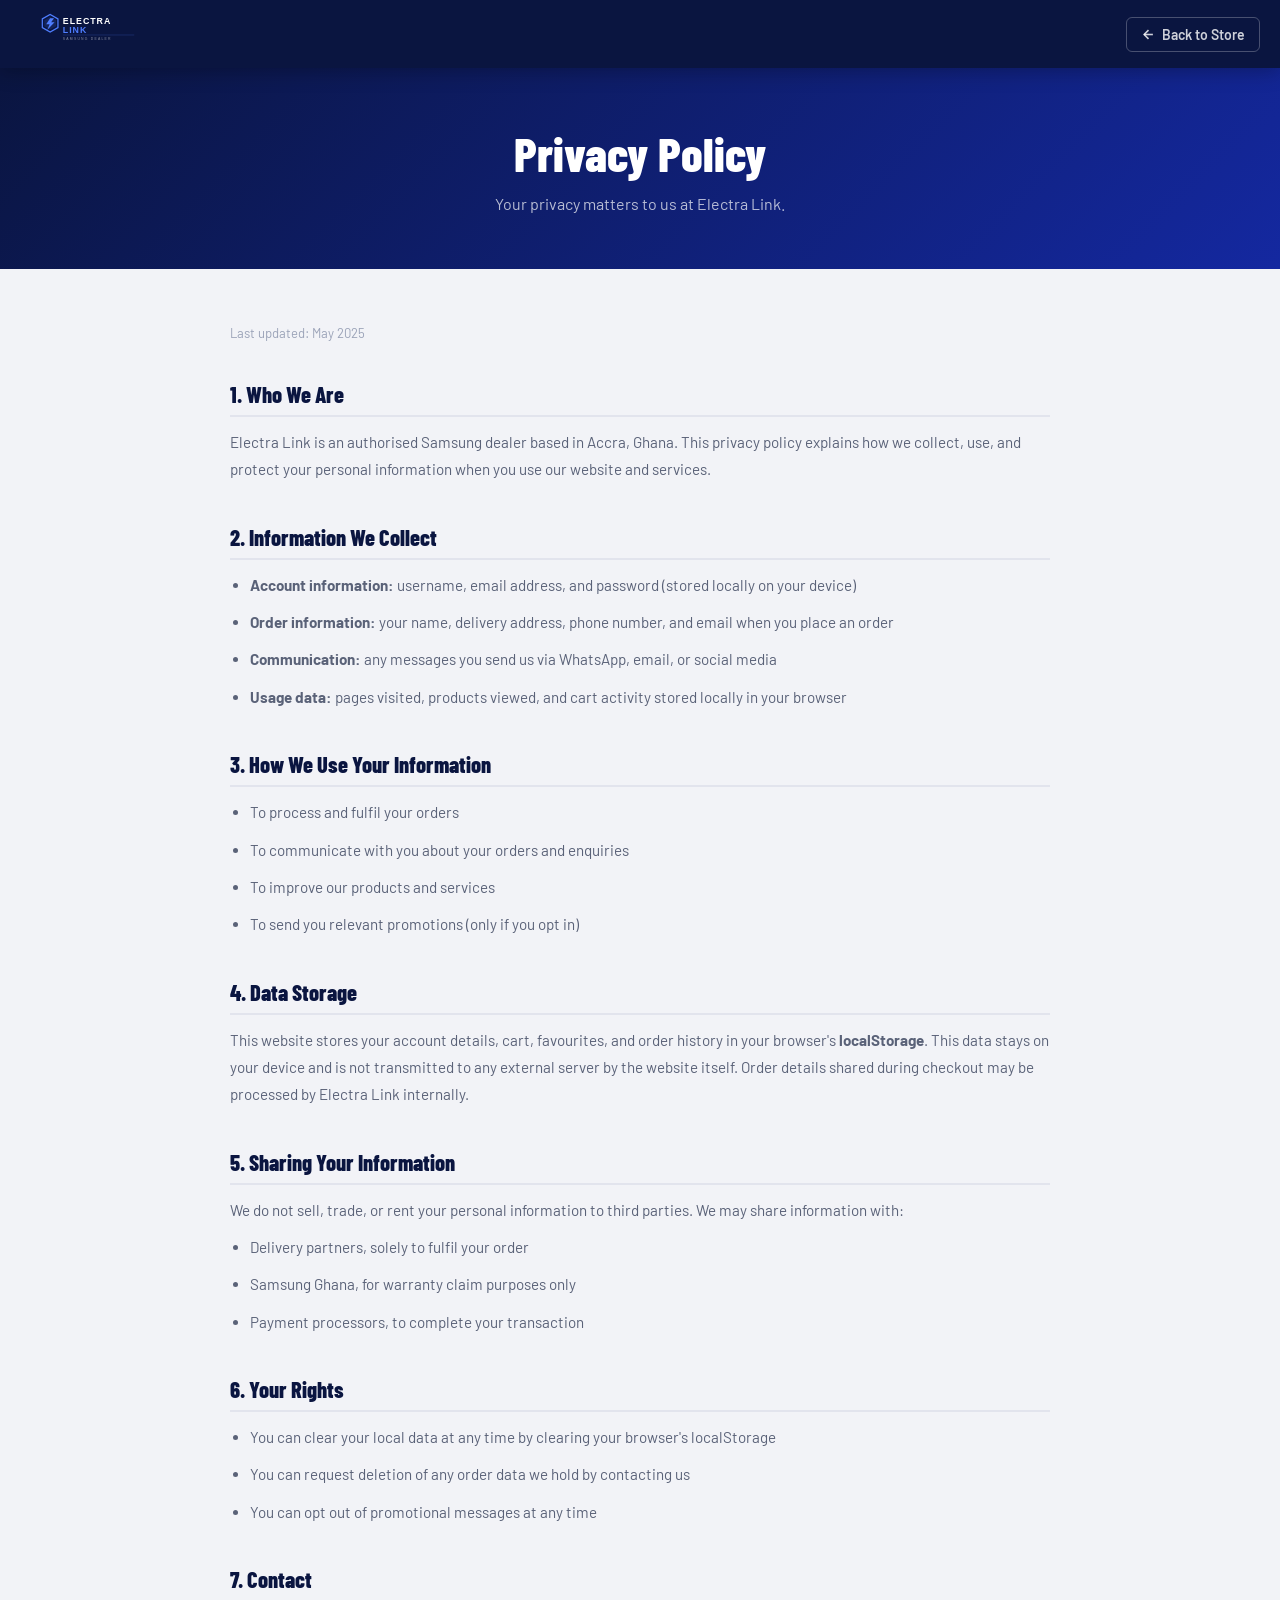
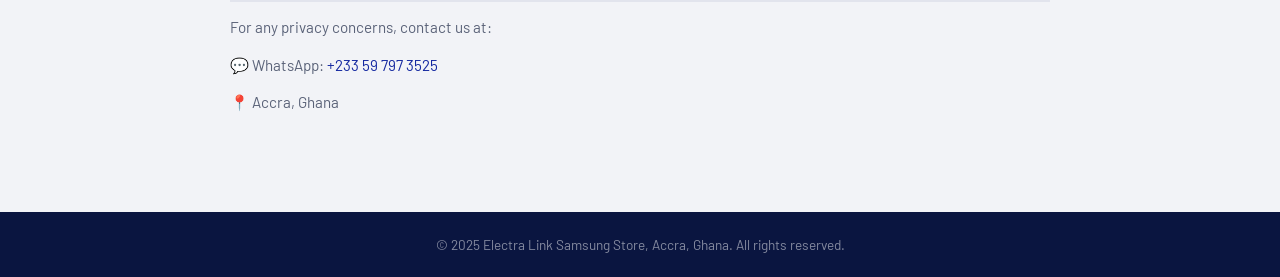
<file: privacy.html>
<!DOCTYPE html>
<html lang="en">
<head>
  <meta charset="UTF-8">
  <meta name="viewport" content="width=device-width, initial-scale=1.0">
  <title>Privacy Policy — Electra Link Samsung Store</title>
  <link rel="stylesheet" href="style.css">
  <style>
    .page-hero { background: linear-gradient(135deg, var(--navy), #1428A0); color: var(--white); padding: 56px 0; text-align: center; }
    .page-hero-title { font-family: 'Barlow Condensed', sans-serif; font-weight: 800; font-size: clamp(2rem,5vw,3rem); margin-bottom: 12px; }
    .page-hero-sub { color: rgba(255,255,255,.7); font-size: 1rem; }
    .policy-body { max-width: 820px; margin: 0 auto; }
    .policy-section { margin-bottom: 40px; }
    .policy-section h2 { font-family: 'Barlow Condensed', sans-serif; font-weight: 800; font-size: 1.4rem; color: var(--navy); margin-bottom: 12px; padding-bottom: 8px; border-bottom: 2px solid var(--gray-200); }
    .policy-section p, .policy-section li { font-size: .95rem; color: var(--gray-600); line-height: 1.8; margin-bottom: 10px; }
    .policy-section ul { padding-left: 20px; }
    .policy-section li { list-style: disc; }
    .last-updated { font-size: .82rem; color: var(--gray-400); margin-bottom: 40px; }
  </style>
</head>
<body data-page="static">

  <header class="navbar">
  <div class="container" style="display:flex;align-items:center;gap:12px;">
    <a href="/store" class="nav-logo">
      <svg width="160" height="44" viewBox="0 0 280 90" xmlns="http://www.w3.org/2000/svg">
  <!-- Hexagon -->
  <polygon points="22,14 38,5 54,14 54,32 38,41 22,32" fill="none" stroke="#4F7EFF" stroke-width="2.5"/>
  <polygon points="26,17 38,10 50,17 50,29 38,36 26,29" fill="#4F7EFF" opacity="0.15"/>
  <!-- Lightning bolt -->
  <polygon points="38,13 30,25 37,25 32,37 47,21 40,21 46,13" fill="#4F7EFF"/>
  <!-- Brand name -->
  <text x="64" y="24" font-family="Arial" font-weight="800" font-size="18" fill="#FFFFFF" letter-spacing="2">ELECTRA</text>
  <text x="64" y="42" font-family="Arial" font-weight="800" font-size="18" fill="#4F7EFF" letter-spacing="2">LINK</text>
  <!-- Divider -->
  <line x1="64" y1="47" x2="210" y2="47" stroke="#4F7EFF" stroke-width="0.8" opacity="0.5"/>
  <!-- Tagline -->
  <text x="64" y="58" font-family="Arial" font-size="7" fill="rgba(255,255,255,0.5)" letter-spacing="2.5">SAMSUNG DEALER</text>
</svg>
    </a>
    <div style="flex:1"></div>
    <a href="/store" class="static-back-btn">
      <svg width="15" height="15" viewBox="0 0 24 24" fill="none" stroke="currentColor" stroke-width="2.5">
        <line x1="19" y1="12" x2="5" y2="12"/><polyline points="12 19 5 12 12 5"/>
      </svg>
      <span class="back-btn-label">Back to Store</span>
    </a>
  </div>
</header>

  <div class="page-hero">
    <div class="container">
      <div class="page-hero-title">Privacy Policy</div>
      <p class="page-hero-sub">Your privacy matters to us at Electra Link.</p>
    </div>
  </div>

  <main class="page-section">
    <div class="container">
      <div class="policy-body">
        <p class="last-updated">Last updated: May 2025</p>

        <div class="policy-section">
          <h2>1. Who We Are</h2>
          <p>Electra Link is an authorised Samsung dealer based in Accra, Ghana. This privacy policy explains how we collect, use, and protect your personal information when you use our website and services.</p>
        </div>

        <div class="policy-section">
          <h2>2. Information We Collect</h2>
          <ul>
            <li><strong>Account information:</strong> username, email address, and password (stored locally on your device)</li>
            <li><strong>Order information:</strong> your name, delivery address, phone number, and email when you place an order</li>
            <li><strong>Communication:</strong> any messages you send us via WhatsApp, email, or social media</li>
            <li><strong>Usage data:</strong> pages visited, products viewed, and cart activity stored locally in your browser</li>
          </ul>
        </div>

        <div class="policy-section">
          <h2>3. How We Use Your Information</h2>
          <ul>
            <li>To process and fulfil your orders</li>
            <li>To communicate with you about your orders and enquiries</li>
            <li>To improve our products and services</li>
            <li>To send you relevant promotions (only if you opt in)</li>
          </ul>
        </div>

        <div class="policy-section">
          <h2>4. Data Storage</h2>
          <p>This website stores your account details, cart, favourites, and order history in your browser's <strong>localStorage</strong>. This data stays on your device and is not transmitted to any external server by the website itself. Order details shared during checkout may be processed by Electra Link internally.</p>
        </div>

        <div class="policy-section">
          <h2>5. Sharing Your Information</h2>
          <p>We do not sell, trade, or rent your personal information to third parties. We may share information with:</p>
          <ul>
            <li>Delivery partners, solely to fulfil your order</li>
            <li>Samsung Ghana, for warranty claim purposes only</li>
            <li>Payment processors, to complete your transaction</li>
          </ul>
        </div>

        <div class="policy-section">
          <h2>6. Your Rights</h2>
          <ul>
            <li>You can clear your local data at any time by clearing your browser's localStorage</li>
            <li>You can request deletion of any order data we hold by contacting us</li>
            <li>You can opt out of promotional messages at any time</li>
          </ul>
        </div>

        <div class="policy-section">
          <h2>7. Contact</h2>
          <p>For any privacy concerns, contact us at:</p>
          <p>💬 WhatsApp: <a href="https://wa.me/233597973525" target="_blank" style="color:var(--blue);">+233 59 797 3525</a></p>
          <p>📍 Accra, Ghana</p>
        </div>

      </div>
    </div>
  </main>

  <footer style="background:var(--navy);color:rgba(255,255,255,.5);text-align:center;padding:24px;font-size:.85rem;">
    © 2025 Electra Link Samsung Store, Accra, Ghana. All rights reserved.
  </footer>
  <script src="/static/app.js"></script>
</body>
</html>
</file>
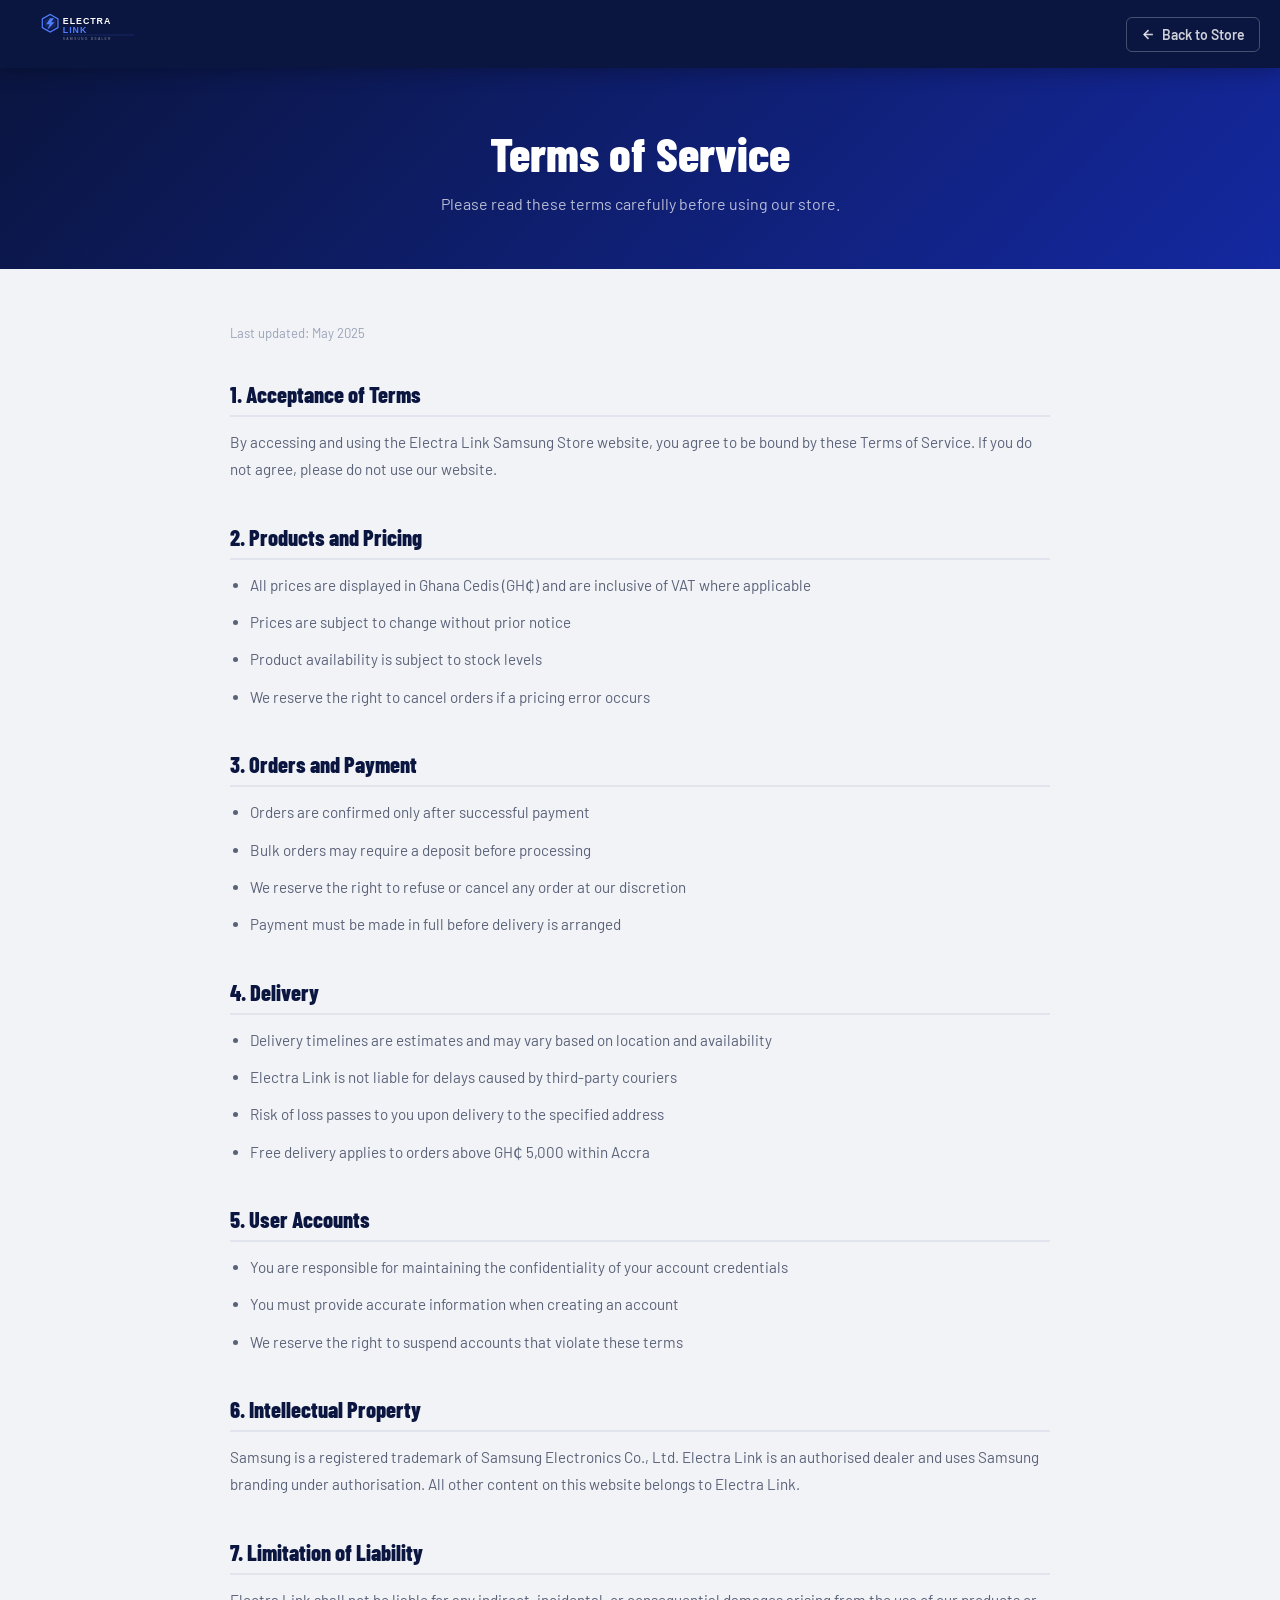
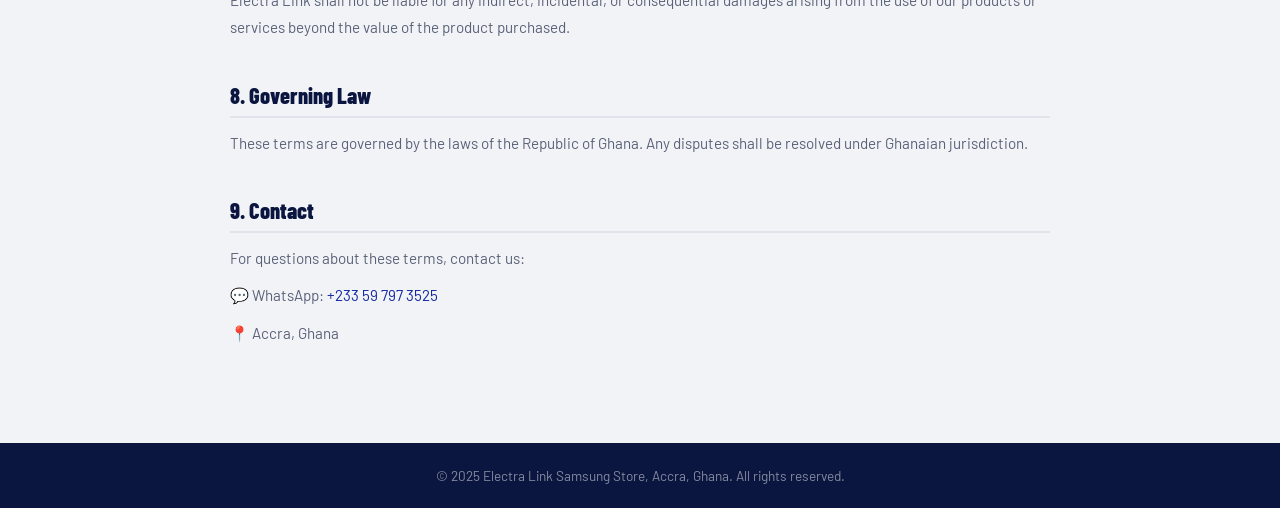
<file: terms.html>
<!DOCTYPE html>
<html lang="en">
<head>
  <meta charset="UTF-8">
  <meta name="viewport" content="width=device-width, initial-scale=1.0">
  <title>Terms of Service — Electra Link Samsung Store</title>
  <link rel="stylesheet" href="style.css">
  <style>
    .page-hero { background: linear-gradient(135deg, var(--navy), #1428A0); color: var(--white); padding: 56px 0; text-align: center; }
    .page-hero-title { font-family: 'Barlow Condensed', sans-serif; font-weight: 800; font-size: clamp(2rem,5vw,3rem); margin-bottom: 12px; }
    .page-hero-sub { color: rgba(255,255,255,.7); font-size: 1rem; }
    .policy-body { max-width: 820px; margin: 0 auto; }
    .policy-section { margin-bottom: 40px; }
    .policy-section h2 { font-family: 'Barlow Condensed', sans-serif; font-weight: 800; font-size: 1.4rem; color: var(--navy); margin-bottom: 12px; padding-bottom: 8px; border-bottom: 2px solid var(--gray-200); }
    .policy-section p, .policy-section li { font-size: .95rem; color: var(--gray-600); line-height: 1.8; margin-bottom: 10px; }
    .policy-section ul { padding-left: 20px; }
    .policy-section li { list-style: disc; }
    .last-updated { font-size: .82rem; color: var(--gray-400); margin-bottom: 40px; }
  </style>
</head>
<body data-page="static">

  <header class="navbar">
  <div class="container" style="display:flex;align-items:center;gap:12px;">
    <a href="/store" class="nav-logo">
      <svg width="160" height="44" viewBox="0 0 280 90" xmlns="http://www.w3.org/2000/svg">
  <!-- Hexagon -->
  <polygon points="22,14 38,5 54,14 54,32 38,41 22,32" fill="none" stroke="#4F7EFF" stroke-width="2.5"/>
  <polygon points="26,17 38,10 50,17 50,29 38,36 26,29" fill="#4F7EFF" opacity="0.15"/>
  <!-- Lightning bolt -->
  <polygon points="38,13 30,25 37,25 32,37 47,21 40,21 46,13" fill="#4F7EFF"/>
  <!-- Brand name -->
  <text x="64" y="24" font-family="Arial" font-weight="800" font-size="18" fill="#FFFFFF" letter-spacing="2">ELECTRA</text>
  <text x="64" y="42" font-family="Arial" font-weight="800" font-size="18" fill="#4F7EFF" letter-spacing="2">LINK</text>
  <!-- Divider -->
  <line x1="64" y1="47" x2="210" y2="47" stroke="#4F7EFF" stroke-width="0.8" opacity="0.5"/>
  <!-- Tagline -->
  <text x="64" y="58" font-family="Arial" font-size="7" fill="rgba(255,255,255,0.5)" letter-spacing="2.5">SAMSUNG DEALER</text>
</svg>
    </a>
    <div style="flex:1"></div>
    <a href="/store" class="static-back-btn">
      <svg width="15" height="15" viewBox="0 0 24 24" fill="none" stroke="currentColor" stroke-width="2.5">
        <line x1="19" y1="12" x2="5" y2="12"/><polyline points="12 19 5 12 12 5"/>
      </svg>
      <span class="back-btn-label">Back to Store</span>
    </a>
  </div>
</header>

  <div class="page-hero">
    <div class="container">
      <div class="page-hero-title">Terms of Service</div>
      <p class="page-hero-sub">Please read these terms carefully before using our store.</p>
    </div>
  </div>

  <main class="page-section">
    <div class="container">
      <div class="policy-body">
        <p class="last-updated">Last updated: May 2025</p>

        <div class="policy-section">
          <h2>1. Acceptance of Terms</h2>
          <p>By accessing and using the Electra Link Samsung Store website, you agree to be bound by these Terms of Service. If you do not agree, please do not use our website.</p>
        </div>

        <div class="policy-section">
          <h2>2. Products and Pricing</h2>
          <ul>
            <li>All prices are displayed in Ghana Cedis (GH₵) and are inclusive of VAT where applicable</li>
            <li>Prices are subject to change without prior notice</li>
            <li>Product availability is subject to stock levels</li>
            <li>We reserve the right to cancel orders if a pricing error occurs</li>
          </ul>
        </div>

        <div class="policy-section">
          <h2>3. Orders and Payment</h2>
          <ul>
            <li>Orders are confirmed only after successful payment</li>
            <li>Bulk orders may require a deposit before processing</li>
            <li>We reserve the right to refuse or cancel any order at our discretion</li>
            <li>Payment must be made in full before delivery is arranged</li>
          </ul>
        </div>

        <div class="policy-section">
          <h2>4. Delivery</h2>
          <ul>
            <li>Delivery timelines are estimates and may vary based on location and availability</li>
            <li>Electra Link is not liable for delays caused by third-party couriers</li>
            <li>Risk of loss passes to you upon delivery to the specified address</li>
            <li>Free delivery applies to orders above GH₵ 5,000 within Accra</li>
          </ul>
        </div>

        <div class="policy-section">
          <h2>5. User Accounts</h2>
          <ul>
            <li>You are responsible for maintaining the confidentiality of your account credentials</li>
            <li>You must provide accurate information when creating an account</li>
            <li>We reserve the right to suspend accounts that violate these terms</li>
          </ul>
        </div>

        <div class="policy-section">
          <h2>6. Intellectual Property</h2>
          <p>Samsung is a registered trademark of Samsung Electronics Co., Ltd. Electra Link is an authorised dealer and uses Samsung branding under authorisation. All other content on this website belongs to Electra Link.</p>
        </div>

        <div class="policy-section">
          <h2>7. Limitation of Liability</h2>
          <p>Electra Link shall not be liable for any indirect, incidental, or consequential damages arising from the use of our products or services beyond the value of the product purchased.</p>
        </div>

        <div class="policy-section">
          <h2>8. Governing Law</h2>
          <p>These terms are governed by the laws of the Republic of Ghana. Any disputes shall be resolved under Ghanaian jurisdiction.</p>
        </div>

        <div class="policy-section">
          <h2>9. Contact</h2>
          <p>For questions about these terms, contact us:</p>
          <p>💬 WhatsApp: <a href="https://wa.me/233597973525" target="_blank" style="color:var(--blue);">+233 59 797 3525</a></p>
          <p>📍 Accra, Ghana</p>
        </div>

      </div>
    </div>
  </main>

  <footer style="background:var(--navy);color:rgba(255,255,255,.5);text-align:center;padding:24px;font-size:.85rem;">
    © 2025 Electra Link Samsung Store, Accra, Ghana. All rights reserved.
  </footer>
  <script src="/static/app.js"></script>
</body>
</html>
</file>
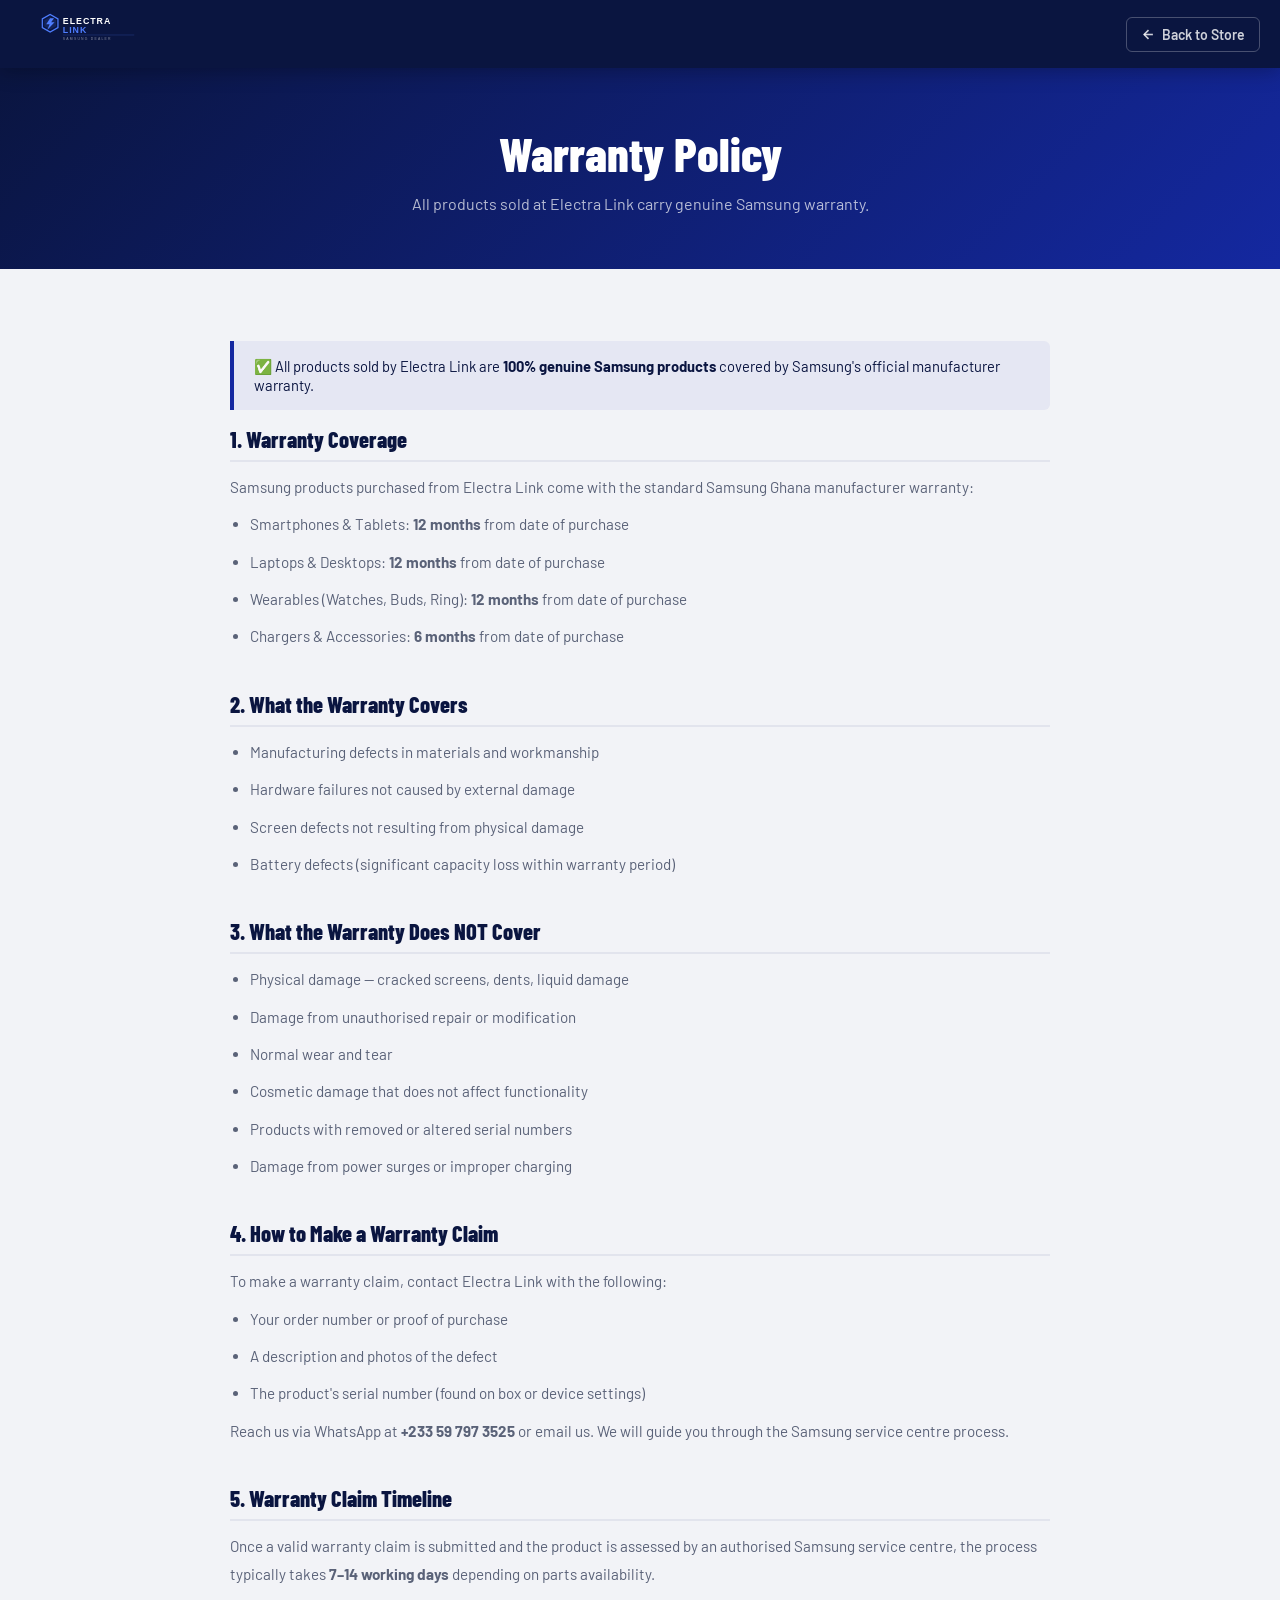
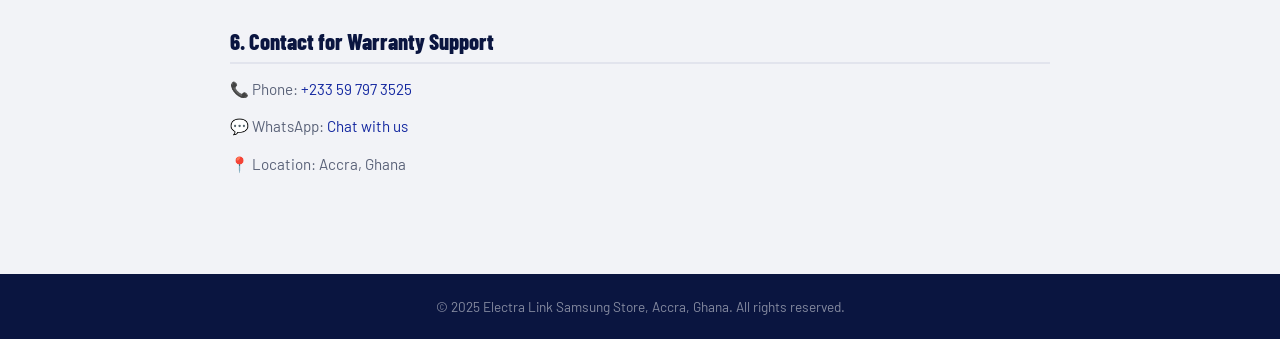
<file: warranty.html>
<!DOCTYPE html>
<html lang="en">
<head>
  <meta charset="UTF-8">
  <meta name="viewport" content="width=device-width, initial-scale=1.0">
  <title>Warranty Policy — Electra Link Samsung Store</title>
  <link rel="stylesheet" href="style.css">
  <style>
    .page-hero { background: linear-gradient(135deg, var(--navy), #1428A0); color: var(--white); padding: 56px 0; text-align: center; }
    .page-hero-title { font-family: 'Barlow Condensed', sans-serif; font-weight: 800; font-size: clamp(2rem,5vw,3rem); margin-bottom: 12px; }
    .page-hero-sub { color: rgba(255,255,255,.7); font-size: 1rem; }
    .policy-body { max-width: 820px; margin: 0 auto; }
    .policy-section { margin-bottom: 40px; }
    .policy-section h2 { font-family: 'Barlow Condensed', sans-serif; font-weight: 800; font-size: 1.4rem; color: var(--navy); margin-bottom: 12px; padding-bottom: 8px; border-bottom: 2px solid var(--gray-200); }
    .policy-section p, .policy-section li { font-size: .95rem; color: var(--gray-600); line-height: 1.8; margin-bottom: 10px; }
    .policy-section ul { padding-left: 20px; }
    .policy-section li { list-style: disc; }
    .highlight-box { background: rgba(20,40,160,.06); border-left: 4px solid var(--blue); border-radius: 0 var(--radius-sm) var(--radius-sm) 0; padding: 16px 20px; margin: 16px 0; font-size: .92rem; color: var(--navy); }
  </style>
</head>
<body data-page="static">

  <header class="navbar">
  <div class="container" style="display:flex;align-items:center;gap:12px;">
    <a href="/store" class="nav-logo">
      <svg width="160" height="44" viewBox="0 0 280 90" xmlns="http://www.w3.org/2000/svg">
  <!-- Hexagon -->
  <polygon points="22,14 38,5 54,14 54,32 38,41 22,32" fill="none" stroke="#4F7EFF" stroke-width="2.5"/>
  <polygon points="26,17 38,10 50,17 50,29 38,36 26,29" fill="#4F7EFF" opacity="0.15"/>
  <!-- Lightning bolt -->
  <polygon points="38,13 30,25 37,25 32,37 47,21 40,21 46,13" fill="#4F7EFF"/>
  <!-- Brand name -->
  <text x="64" y="24" font-family="Arial" font-weight="800" font-size="18" fill="#FFFFFF" letter-spacing="2">ELECTRA</text>
  <text x="64" y="42" font-family="Arial" font-weight="800" font-size="18" fill="#4F7EFF" letter-spacing="2">LINK</text>
  <!-- Divider -->
  <line x1="64" y1="47" x2="210" y2="47" stroke="#4F7EFF" stroke-width="0.8" opacity="0.5"/>
  <!-- Tagline -->
  <text x="64" y="58" font-family="Arial" font-size="7" fill="rgba(255,255,255,0.5)" letter-spacing="2.5">SAMSUNG DEALER</text>
</svg>
    </a>
    <div style="flex:1"></div>
    <a href="/store" class="static-back-btn">
      <svg width="15" height="15" viewBox="0 0 24 24" fill="none" stroke="currentColor" stroke-width="2.5">
        <line x1="19" y1="12" x2="5" y2="12"/><polyline points="12 19 5 12 12 5"/>
      </svg>
      <span class="back-btn-label">Back to Store</span>
    </a>
  </div>
</header>

  <div class="page-hero">
    <div class="container">
      <div class="page-hero-title">Warranty Policy</div>
      <p class="page-hero-sub">All products sold at Electra Link carry genuine Samsung warranty.</p>
    </div>
  </div>

  <main class="page-section">
    <div class="container">
      <div class="policy-body">

        <div class="highlight-box">
          ✅ All products sold by Electra Link are <strong>100% genuine Samsung products</strong> covered by Samsung's official manufacturer warranty.
        </div>

        <div class="policy-section">
          <h2>1. Warranty Coverage</h2>
          <p>Samsung products purchased from Electra Link come with the standard Samsung Ghana manufacturer warranty:</p>
          <ul>
            <li>Smartphones & Tablets: <strong>12 months</strong> from date of purchase</li>
            <li>Laptops & Desktops: <strong>12 months</strong> from date of purchase</li>
            <li>Wearables (Watches, Buds, Ring): <strong>12 months</strong> from date of purchase</li>
            <li>Chargers & Accessories: <strong>6 months</strong> from date of purchase</li>
          </ul>
        </div>

        <div class="policy-section">
          <h2>2. What the Warranty Covers</h2>
          <ul>
            <li>Manufacturing defects in materials and workmanship</li>
            <li>Hardware failures not caused by external damage</li>
            <li>Screen defects not resulting from physical damage</li>
            <li>Battery defects (significant capacity loss within warranty period)</li>
          </ul>
        </div>

        <div class="policy-section">
          <h2>3. What the Warranty Does NOT Cover</h2>
          <ul>
            <li>Physical damage — cracked screens, dents, liquid damage</li>
            <li>Damage from unauthorised repair or modification</li>
            <li>Normal wear and tear</li>
            <li>Cosmetic damage that does not affect functionality</li>
            <li>Products with removed or altered serial numbers</li>
            <li>Damage from power surges or improper charging</li>
          </ul>
        </div>

        <div class="policy-section">
          <h2>4. How to Make a Warranty Claim</h2>
          <p>To make a warranty claim, contact Electra Link with the following:</p>
          <ul>
            <li>Your order number or proof of purchase</li>
            <li>A description and photos of the defect</li>
            <li>The product's serial number (found on box or device settings)</li>
          </ul>
          <p>Reach us via WhatsApp at <strong>+233 59 797 3525</strong> or email us. We will guide you through the Samsung service centre process.</p>
        </div>

        <div class="policy-section">
          <h2>5. Warranty Claim Timeline</h2>
          <p>Once a valid warranty claim is submitted and the product is assessed by an authorised Samsung service centre, the process typically takes <strong>7–14 working days</strong> depending on parts availability.</p>
        </div>

        <div class="policy-section">
          <h2>6. Contact for Warranty Support</h2>
          <p>📞 Phone: <a href="tel:+233597973525" style="color:var(--blue);">+233 59 797 3525</a></p>
          <p>💬 WhatsApp: <a href="https://wa.me/233597973525" target="_blank" style="color:var(--blue);">Chat with us</a></p>
          <p>📍 Location: Accra, Ghana</p>
        </div>

      </div>
    </div>
  </main>

  <footer style="background:var(--navy);color:rgba(255,255,255,.5);text-align:center;padding:24px;font-size:.85rem;">
    © 2025 Electra Link Samsung Store, Accra, Ghana. All rights reserved.
  </footer>

  <script src="/static/app.js"></script>
</body>
</html>
</file>
<file: style.css>
/* ============================================================
   SAMSUNG DEALER STORE — style.css
   Design: Clean Samsung-inspired: navy + electric blue accent,
   crisp white surfaces, Barlow Condensed headlines.
   ============================================================ */

/* ---------- Google Fonts ---------- */
@import url('https://fonts.googleapis.com/css2?family=Barlow+Condensed:wght@400;600;700;800&family=Barlow:wght@300;400;500;600&display=swap');

/* ---------- CSS Variables ---------- */
:root {
  --blue:       #1428A0;   /* Samsung brand blue */
  --blue-light: #1E4CE8;
  --blue-glow:  #4F7EFF;
  --navy:       #0A1540;
  --white:      #FFFFFF;
  --off-white:  #F2F3F7;
  --gray-100:   #F0F1F5;
  --gray-200:   #E2E4ED;
  --gray-400:   #9BA3B8;
  --gray-600:   #5A6278;
  --gray-800:   #2C3249;
  --text:       #1A1F36;
  --success:    #00A86B;
  --danger:     #E8282B;
  --warning:    #FF9900;

  --radius-sm:  6px;
  --radius:     12px;
  --radius-lg:  20px;
  --shadow-sm:  0 2px 8px rgba(20,40,160,.08);
  --shadow:     0 6px 24px rgba(20,40,160,.12);
  --shadow-lg:  0 16px 48px rgba(20,40,160,.18);
  --transition: .22s cubic-bezier(.4,0,.2,1);

  --nav-h: 68px;
}

/* ---------- Reset ---------- */
*, *::before, *::after { box-sizing: border-box; margin: 0; padding: 0; }
html { scroll-behavior: smooth; }
body {
  font-family: 'Barlow', sans-serif;
  font-size: 16px;
  color: var(--text);
  background: var(--off-white);
  min-height: 100vh;
}
img { display: block; max-width: 100%; }
a { color: inherit; text-decoration: none; }
button { font-family: inherit; cursor: pointer; border: none; background: none; }
ul { list-style: none; }
input, select, textarea { font-family: inherit; }

/* ---------- Scrollbar ---------- */
::-webkit-scrollbar { width: 6px; height: 6px; }
::-webkit-scrollbar-track { background: var(--gray-100); }
::-webkit-scrollbar-thumb { background: var(--blue-light); border-radius: 3px; }

/* ======================================================
   UTILITY
   ====================================================== */
.container {
  width: 100%;
  max-width: 1480px;
  margin: 0 auto;
  padding: 0 20px;
}
.sr-only {
  position: absolute; width: 1px; height: 1px;
  overflow: hidden; clip: rect(0,0,0,0);
}
.hidden { display: none !important; }

/* ======================================================
   NAVBAR
   ====================================================== */
.navbar {
  position: sticky;
  top: 0;
  z-index: 900;
  height: var(--nav-h);
  background: var(--navy);
  box-shadow: 0 2px 20px rgba(0,0,0,.3);
  display: flex;
  align-items: center;
}
.navbar .container {
  display: flex;
  align-items: center;
  gap: 24px;
  height: 100%;
}
.nav-logo {
  display: flex;
  align-items: center;
  gap: 12px;
  flex-shrink: 0;
}
.nav-logo-img {
  width: 120px;
  height: 32px;
  /* ── INSERT LOGO IMAGE: place Samsung logo PNG/SVG here ── */
  /* background: url('assets/samsung-logo.png') center/contain no-repeat; */
  display: flex;
  align-items: center;
  justify-content: center;
}
.nav-logo-text {
  font-family: 'Barlow Condensed', sans-serif;
  font-weight: 800;
  font-size: 1.35rem;
  letter-spacing: .08em;
  color: var(--white);
  text-transform: uppercase;
}
.nav-logo-text span { color: var(--blue-glow); }

.nav-search {
  flex: 1;
  max-width: 480px;
  position: relative;
  margin: 0 auto;
}
.nav-search input {
  width: 100%;
  padding: 10px 44px 10px 18px;
  border-radius: 50px;
  border: 2px solid rgba(255,255,255,.1);
  background: rgba(255,255,255,.08);
  color: var(--white);
  font-size: .95rem;
  transition: var(--transition);
}
.nav-search input::placeholder { color: var(--gray-400); }
.nav-search input:focus {
  outline: none;
  border-color: var(--blue-glow);
  background: rgba(255,255,255,.12);
}
.nav-search-btn {
  position: absolute; right: 12px; top: 50%;
  transform: translateY(-50%);
  color: var(--gray-400);
  font-size: 1.1rem;
  transition: var(--transition);
}
.nav-search-btn:hover { color: var(--white); }

.nav-actions {
  display: flex;
  align-items: center;
  gap: 6px;
  flex-shrink: 0;
}
.nav-greeting {
  font-size: .85rem;
  color: var(--gray-400);
  white-space: nowrap;
  padding: 0 8px;
}
.nav-greeting strong { color: var(--white); }

.nav-btn {
  display: flex;
  align-items: center;
  gap: 6px;
  padding: 8px 14px;
  border-radius: var(--radius-sm);
  font-size: .875rem;
  font-weight: 500;
  color: var(--gray-400);
  transition: var(--transition);
  white-space: nowrap;
}
.nav-btn:hover { background: rgba(255,255,255,.08); color: var(--white); }
.nav-btn-cart {
  position: relative;
  padding: 8px 16px;
  background: var(--blue);
  color: var(--white);
  border-radius: var(--radius-sm);
}
.nav-btn-cart:hover { background: var(--blue-light); color: var(--white); }
.cart-badge {
  position: absolute;
  top: -6px; right: -6px;
  width: 20px; height: 20px;
  border-radius: 50%;
  background: var(--blue-glow);
  color: var(--white);
  font-size: .7rem;
  font-weight: 700;
  display: flex; align-items: center; justify-content: center;
  border: 2px solid var(--navy);
  transition: transform .2s;
}
.cart-badge.pulse { animation: badgePulse .35s ease; }

@keyframes badgePulse {
  0%   { transform: scale(1); }
  50%  { transform: scale(1.4); }
  100% { transform: scale(1); }
}

/* Mobile hamburger */
.nav-hamburger {
  display: none;
  flex-direction: column;
  gap: 5px;
  padding: 6px;
  cursor: pointer;
}
.nav-hamburger span {
  display: block;
  width: 24px; height: 2px;
  background: var(--white);
  border-radius: 2px;
  transition: var(--transition);
}

/* ======================================================
   HERO BANNER
   ====================================================== */
.hero {
  background: linear-gradient(135deg, var(--navy) 0%, #0d1f6e 55%, #1428A0 100%);
  color: var(--white);
  padding: 64px 0 0;
  overflow: hidden;
  position: relative;
}
.hero::before {
  content: '';
  position: absolute;
  inset: 0;
  background: radial-gradient(ellipse 70% 80% at 70% 50%, rgba(79,126,255,.18) 0%, transparent 70%);
  pointer-events: none;
}
.hero .container {
  display: flex;
  align-items: flex-end;
  gap: 40px;
  min-height: 380px;
}
.hero-copy { flex: 1; padding-bottom: 56px; }
.hero-eyebrow {
  font-size: .8rem;
  font-weight: 600;
  letter-spacing: .2em;
  text-transform: uppercase;
  color: var(--blue-glow);
  margin-bottom: 16px;
}
.hero-title {
  font-family: 'Barlow Condensed', sans-serif;
  font-weight: 800;
  font-size: clamp(2.4rem, 6vw, 4.5rem);
  line-height: .96;
  letter-spacing: -.01em;
  margin-bottom: 20px;
}
.hero-title em {
  font-style: normal;
  color: var(--blue-glow);
}
.hero-sub {
  font-size: 1.05rem;
  color: rgba(255,255,255,.7);
  max-width: 480px;
  line-height: 1.6;
  margin-bottom: 32px;
}
.hero-actions { display: flex; gap: 12px; flex-wrap: wrap; }
.btn-primary {
  padding: 13px 30px;
  background: var(--blue-glow);
  color: var(--white);
  font-weight: 600;
  font-size: .95rem;
  border-radius: var(--radius-sm);
  transition: var(--transition);
  box-shadow: 0 4px 20px rgba(79,126,255,.4);
}
.btn-primary:hover {
  background: #6B94FF;
  transform: translateY(-2px);
  box-shadow: 0 8px 28px rgba(79,126,255,.5);
}
.btn-ghost {
  padding: 13px 30px;
  border: 2px solid rgba(255,255,255,.25);
  color: var(--white);
  font-weight: 600;
  font-size: .95rem;
  border-radius: var(--radius-sm);
  transition: var(--transition);
}
.btn-ghost:hover {
  border-color: var(--white);
  background: rgba(255,255,255,.08);
}

.hero-image {
  width: 400px;
  flex-shrink: 0;
  align-self: flex-end;
  /* ── INSERT HERO IMAGE: hero product shot goes here ── */
  /* background: url('assets/hero-phone.png') bottom center/contain no-repeat; */
  min-height: 320px;
  display: flex;
  align-items: flex-end;
  justify-content: center;
  border-radius: var(--radius-lg) var(--radius-lg) 0 0;
  overflow: hidden;
  background: rgba(255,255,255,.04);
}
.hero-image-placeholder {
  display: flex;
  flex-direction: column;
  align-items: center;
  justify-content: center;
  gap: 12px;
  color: rgba(255,255,255,.3);
  font-size: .85rem;
  width: 100%;
  height: 320px;
  border: 2px dashed rgba(255,255,255,.12);
  border-radius: var(--radius-lg) var(--radius-lg) 0 0;
  text-align: center;
  padding: 20px;
}
.hero-image-placeholder svg { opacity: .4; }

/* ======================================================
   CATEGORY NAV STRIP
   ====================================================== */
.cat-strip {
  background: var(--white);
  border-bottom: 2px solid var(--gray-200);
  position: sticky;
  top: var(--nav-h);
  z-index: 800;
}
.cat-strip .container {
  display: flex;
  align-items: stretch;
  gap: 0;
  overflow-x: auto;
  -webkit-overflow-scrolling: touch;
  scrollbar-width: none;
}
.cat-strip .container::-webkit-scrollbar { display: none; }
.cat-btn {
  flex-shrink: 0;
  display: flex;
  align-items: center;
  gap: 8px;
  padding: 16px 22px;
  font-size: .92rem;
  font-weight: 600;
  color: var(--gray-600);
  border-bottom: 3px solid transparent;
  transition: var(--transition);
  white-space: nowrap;
}
.cat-btn:hover { color: var(--blue); border-bottom-color: var(--blue-light); }
.cat-btn.active { color: var(--blue); border-bottom-color: var(--blue); }
.cat-btn svg { font-size: 1.1em; }

/* ======================================================
   PAGE SECTIONS
   ====================================================== */
.page-section { padding: 56px 0; }
.section-header {
  display: flex;
  align-items: flex-end;
  justify-content: space-between;
  margin-bottom: 32px;
  flex-wrap: wrap;
  gap: 12px;
}
.section-title {
  font-family: 'Barlow Condensed', sans-serif;
  font-weight: 800;
  font-size: clamp(1.5rem, 3vw, 2.2rem);
  letter-spacing: -.01em;
  color: var(--navy);
}
.section-count {
  font-size: .85rem;
  color: var(--gray-400);
  font-weight: 500;
}
.view-all {
  font-size: .9rem;
  font-weight: 600;
  color: var(--blue);
  display: flex;
  align-items: center;
  gap: 4px;
  transition: var(--transition);
}
.view-all:hover { color: var(--blue-light); gap: 8px; }

/* ======================================================
   PRODUCT GRID & CARDS
   ====================================================== */
.product-grid {
  display: grid;
  grid-template-columns: repeat(auto-fill, minmax(280px, 1fr));
  gap: 24px;
}

.product-card {
  background: var(--white);
  border-radius: var(--radius);
  overflow: hidden;
  box-shadow: var(--shadow-sm);
  transition: var(--transition);
  position: relative;
  display: flex;
  flex-direction: column;
  border: 1.5px solid var(--gray-200);
}
.product-card:hover {
  box-shadow: var(--shadow);
  transform: translateY(-4px);
  border-color: var(--gray-200);
}

.product-image-wrap {
  position: relative;
  background: var(--gray-100);
  aspect-ratio: 4/3;
  overflow: hidden;
  display: flex;
  align-items: center;
  justify-content: center;
}
/* ── PRODUCT IMAGES: replace .product-image-placeholder with actual <img> tags ── */
.product-image-placeholder {
  display: flex;
  flex-direction: column;
  align-items: center;
  justify-content: center;
  gap: 10px;
  color: var(--gray-400);
  font-size: .8rem;
  text-align: center;
  padding: 20px;
  width: 100%;
  height: 100%;
  background: linear-gradient(145deg, var(--gray-100), #EAECF4);
}
.product-image-placeholder .img-label {
  font-size: .7rem;
  font-family: 'Barlow Condensed', sans-serif;
  letter-spacing: .08em;
  text-transform: uppercase;
  color: var(--gray-600);
  background: var(--white);
  padding: 4px 10px;
  border-radius: 30px;
  border: 1px dashed var(--gray-400);
}
.product-image-placeholder svg { opacity: .35; }

/* To add real image:
   <img src="assets/products/s24-ultra.jpg" alt="Samsung Galaxy S24 Ultra"
        class="product-img" loading="lazy"> */
.product-img {
  width: 100%;
  height: 100%;
  object-fit: contain;
  padding: 16px;
  transition: transform .35s ease;
}
.product-card:hover .product-img { transform: scale(1.04); }

.badge-wrap {
  position: absolute;
  top: 12px; left: 12px;
  display: flex; flex-direction: column; gap: 6px;
}
.badge {
  padding: 3px 10px;
  border-radius: 30px;
  font-size: .72rem;
  font-weight: 700;
  letter-spacing: .06em;
  text-transform: uppercase;
}
.badge-new { background: var(--blue); color: var(--white); }
.badge-sale { background: var(--danger); color: var(--white); }
.badge-hot { background: var(--warning); color: var(--white); }
.badge-bulk { background: var(--navy); color: var(--white); }

.stock-indicator {
  position: absolute;
  bottom: 10px; right: 10px;
  display: flex; align-items: center; gap: 5px;
  font-size: .72rem; font-weight: 600;
  background: rgba(255,255,255,.9);
  backdrop-filter: blur(4px);
  padding: 4px 10px;
  border-radius: 30px;
}
.stock-dot {
  width: 7px; height: 7px;
  border-radius: 50%;
}
.stock-in .stock-dot { background: var(--success); }
.stock-low .stock-dot { background: var(--warning); }
.stock-out .stock-dot { background: var(--danger); }
.stock-in  { color: var(--success); }
.stock-low { color: var(--warning); }
.stock-out { color: var(--danger); }

.product-body {
  padding: 18px;
  display: flex;
  flex-direction: column;
  flex: 1;
  gap: 8px;
}
.product-category {
  font-size: .72rem;
  font-weight: 600;
  letter-spacing: .1em;
  text-transform: uppercase;
  color: var(--blue-light);
}
.product-name {
  font-family: 'Barlow Condensed', sans-serif;
  font-weight: 700;
  font-size: 1.1rem;
  line-height: 1.25;
  color: var(--navy);
}
.product-spec {
  font-size: .8rem;
  color: var(--gray-600);
  line-height: 1.5;
}
.product-pricing { margin-top: 6px; }
.product-price {
  font-family: 'Barlow Condensed', sans-serif;
  font-weight: 800;
  font-size: 1.45rem;
  color: var(--navy);
}
.product-price-orig {
  font-size: .9rem;
  color: var(--gray-400);
  text-decoration: line-through;
  margin-left: 8px;
  font-weight: 400;
}
.bulk-note {
  font-size: .75rem;
  color: var(--blue-light);
  font-weight: 600;
  background: rgba(20,40,160,.06);
  padding: 4px 8px;
  border-radius: 4px;
  border-left: 3px solid var(--blue-light);
}

.product-foot {
  padding: 14px 18px 18px;
  display: flex;
  gap: 8px;
}
.btn-add-cart {
  flex: 1;
  padding: 11px;
  background: var(--blue);
  color: var(--white);
  border-radius: var(--radius-sm);
  font-weight: 600;
  font-size: .9rem;
  display: flex; align-items: center; justify-content: center; gap: 8px;
  transition: var(--transition);
}
.btn-add-cart:hover:not(:disabled) {
  background: var(--blue-light);
  transform: translateY(-1px);
}
.btn-add-cart:disabled {
  background: var(--gray-200);
  color: var(--gray-400);
  cursor: not-allowed;
}
.btn-wishlist {
  padding: 11px 13px;
  border: 1.5px solid var(--gray-200);
  border-radius: var(--radius-sm);
  color: var(--gray-400);
  transition: var(--transition);
}
.btn-wishlist:hover { border-color: var(--danger); color: var(--danger); }

/* ======================================================
   CART DRAWER
   ====================================================== */
.cart-overlay {
  position: fixed;
  inset: 0;
  background: rgba(10,21,64,.5);
  backdrop-filter: blur(4px);
  z-index: 1000;
  opacity: 0;
  pointer-events: none;
  transition: opacity .3s;
}
.cart-overlay.open {
  opacity: 1;
  pointer-events: all;
}

.cart-drawer {
  position: fixed;
  top: 0; right: 0;
  width: 100%;
  max-width: 440px;
  height: 100%;
  background: var(--white);
  z-index: 1001;
  display: flex;
  flex-direction: column;
  transform: translateX(100%);
  transition: transform .35s cubic-bezier(.4,0,.2,1);
  box-shadow: -8px 0 40px rgba(10,21,64,.2);
}
.cart-drawer.open { transform: translateX(0); }

.cart-head {
  display: flex;
  align-items: center;
  justify-content: space-between;
  padding: 20px 24px;
  border-bottom: 1px solid var(--gray-200);
  background: var(--navy);
  color: var(--white);
}
.cart-head-title {
  font-family: 'Barlow Condensed', sans-serif;
  font-weight: 800;
  font-size: 1.2rem;
  letter-spacing: .04em;
}
.cart-close {
  width: 36px; height: 36px;
  display: flex; align-items: center; justify-content: center;
  border-radius: 50%;
  color: rgba(255,255,255,.7);
  font-size: 1.3rem;
  transition: var(--transition);
}
.cart-close:hover { background: rgba(255,255,255,.1); color: var(--white); }

.cart-body {
  flex: 1;
  overflow-y: auto;
  padding: 16px;
  display: flex;
  flex-direction: column;
  gap: 12px;
}
.cart-empty {
  flex: 1;
  display: flex;
  flex-direction: column;
  align-items: center;
  justify-content: center;
  gap: 16px;
  color: var(--gray-400);
  text-align: center;
  padding: 40px 24px;
}
.cart-empty svg { opacity: .3; }
.cart-empty p { font-size: 1rem; font-weight: 500; }
.cart-empty small { font-size: .85rem; }

.cart-item {
  display: flex;
  gap: 12px;
  padding: 14px;
  background: var(--gray-100);
  border-radius: var(--radius-sm);
  border: 1px solid var(--gray-200);
  transition: var(--transition);
}
.cart-item-img {
  width: 68px; height: 68px;
  border-radius: 8px;
  background: var(--white);
  flex-shrink: 0;
  display: flex; align-items: center; justify-content: center;
  overflow: hidden;
  border: 1px solid var(--gray-200);
  /* ── CART THUMBNAILS: product thumbnail appears here ── */
}
.cart-item-img img {
  width: 100%; height: 100%;
  object-fit: contain;
  padding: 6px;
}
.cart-item-img-placeholder {
  color: var(--gray-400);
  font-size: .6rem;
  text-align: center;
  padding: 4px;
  line-height: 1.3;
}
.cart-item-info { flex: 1; min-width: 0; }
.cart-item-name {
  font-weight: 600;
  font-size: .9rem;
  color: var(--navy);
  margin-bottom: 2px;
  white-space: nowrap;
  overflow: hidden;
  text-overflow: ellipsis;
}
.cart-item-sku {
  font-size: .75rem;
  color: var(--gray-400);
  margin-bottom: 8px;
}
.cart-item-price {
  font-family: 'Barlow Condensed', sans-serif;
  font-weight: 700;
  font-size: 1rem;
  color: var(--blue);
}
.cart-item-controls {
  display: flex;
  align-items: center;
  gap: 8px;
  margin-top: 8px;
}
.qty-btn {
  width: 28px; height: 28px;
  border-radius: 50%;
  border: 1.5px solid var(--gray-200);
  display: flex; align-items: center; justify-content: center;
  font-size: 1rem;
  font-weight: 600;
  color: var(--navy);
  transition: var(--transition);
}
.qty-btn:hover { background: var(--blue); border-color: var(--blue); color: var(--white); }
.qty-val {
  min-width: 28px;
  text-align: center;
  font-weight: 700;
  font-size: .9rem;
  color: var(--navy);
}
.cart-item-remove {
  align-self: flex-start;
  color: var(--gray-400);
  font-size: .9rem;
  padding: 4px;
  border-radius: 4px;
  transition: var(--transition);
}
.cart-item-remove:hover { color: var(--danger); background: rgba(232,40,43,.08); }

.cart-foot {
  border-top: 1px solid var(--gray-200);
  padding: 20px;
  display: flex;
  flex-direction: column;
  gap: 14px;
  background: var(--off-white);
}
.cart-subtotal {
  display: flex;
  justify-content: space-between;
  align-items: center;
}
.cart-subtotal-label { font-size: .9rem; color: var(--gray-600); }
.cart-subtotal-val {
  font-family: 'Barlow Condensed', sans-serif;
  font-weight: 800;
  font-size: 1.4rem;
  color: var(--navy);
}
.btn-checkout {
  width: 100%;
  padding: 15px;
  background: var(--blue);
  color: var(--white);
  border-radius: var(--radius-sm);
  font-weight: 700;
  font-size: 1rem;
  display: flex; align-items: center; justify-content: center; gap: 10px;
  transition: var(--transition);
  box-shadow: 0 4px 16px rgba(20,40,160,.3);
}
.btn-checkout:hover {
  background: var(--blue-light);
  transform: translateY(-2px);
  box-shadow: 0 8px 24px rgba(20,40,160,.4);
}
.btn-continue {
  width: 100%;
  padding: 11px;
  border: 1.5px solid var(--gray-200);
  color: var(--gray-600);
  border-radius: var(--radius-sm);
  font-weight: 600;
  font-size: .9rem;
  transition: var(--transition);
}
.btn-continue:hover { border-color: var(--blue); color: var(--blue); }

/* ======================================================
   PROMO BANNER STRIP
   ====================================================== */
.promo-strip {
  background: var(--blue);
  color: var(--white);
  padding: 40px 0;
  text-align: center;
}
.promo-strip .container {
  display: grid;
  grid-template-columns: repeat(auto-fit, minmax(200px, 1fr));
  gap: 32px;
}
.promo-item { display: flex; align-items: center; gap: 14px; }
.promo-icon {
  width: 48px; height: 48px;
  background: rgba(255,255,255,.15);
  border-radius: 50%;
  display: flex; align-items: center; justify-content: center;
  font-size: 1.4rem;
  flex-shrink: 0;
}
.promo-text { text-align: left; }
.promo-text strong { display: block; font-weight: 700; font-size: .95rem; }
.promo-text small { font-size: .8rem; opacity: .75; }

/* ======================================================
   AUTH PAGES
   ====================================================== */
.auth-page {
  min-height: 100vh;
  display: flex;
  background: linear-gradient(135deg, var(--navy) 0%, #0d1f6e 55%, #1428A0 100%);
}
.auth-left {
  flex: 1;
  display: flex;
  flex-direction: column;
  justify-content: center;
  padding: 60px;
  color: var(--white);
}
.auth-left-logo {
  display: flex;
  align-items: center;
  gap: 14px;
  margin-bottom: 64px;
}
.auth-left-logo-img {
  width: 140px; height: 38px;
  /* ── INSERT LOGO HERE ── */
}
.auth-eyebrow {
  font-size: .75rem;
  font-weight: 600;
  letter-spacing: .2em;
  text-transform: uppercase;
  color: var(--blue-glow);
  margin-bottom: 16px;
}
.auth-headline {
  font-family: 'Barlow Condensed', sans-serif;
  font-weight: 800;
  font-size: clamp(2rem, 5vw, 3.5rem);
  line-height: .95;
  letter-spacing: -.01em;
  margin-bottom: 24px;
}
.auth-headline em { font-style: normal; color: var(--blue-glow); }
.auth-sub {
  font-size: 1.05rem;
  color: rgba(255,255,255,.65);
  line-height: 1.65;
  max-width: 420px;
  margin-bottom: 48px;
}
.auth-features { display: flex; flex-direction: column; gap: 18px; }
.auth-feat {
  display: flex;
  align-items: center;
  gap: 14px;
  font-size: .95rem;
  color: rgba(255,255,255,.8);
}
.auth-feat-icon {
  width: 38px; height: 38px;
  border-radius: 10px;
  background: rgba(255,255,255,.1);
  display: flex; align-items: center; justify-content: center;
  font-size: 1.1rem;
  flex-shrink: 0;
}

.auth-right {
  width: 520px;
  flex-shrink: 0;
  background: var(--white);
  display: flex;
  flex-direction: column;
  justify-content: center;
  padding: 60px 52px;
}
.auth-tabs {
  display: flex;
  gap: 0;
  margin-bottom: 36px;
  border-bottom: 2px solid var(--gray-200);
}
.auth-tab {
  flex: 1;
  padding: 12px;
  text-align: center;
  font-weight: 700;
  font-size: .95rem;
  color: var(--gray-400);
  border-bottom: 3px solid transparent;
  margin-bottom: -2px;
  transition: var(--transition);
}
.auth-tab.active { color: var(--blue); border-bottom-color: var(--blue); }
.auth-tab:hover:not(.active) { color: var(--gray-800); }

.auth-form { display: none; flex-direction: column; gap: 18px; }
.auth-form.active { display: flex; }

.form-group { display: flex; flex-direction: column; gap: 6px; }
.form-label {
  font-size: .85rem;
  font-weight: 600;
  color: var(--gray-800);
}
.form-input {
  padding: 12px 16px;
  border: 1.5px solid var(--gray-200);
  border-radius: var(--radius-sm);
  font-size: .95rem;
  color: var(--text);
  transition: var(--transition);
  background: var(--off-white);
}
.form-input:focus {
  outline: none;
  border-color: var(--blue-light);
  background: var(--white);
  box-shadow: 0 0 0 3px rgba(30,76,232,.1);
}
.form-input.error { border-color: var(--danger); }
.form-error {
  font-size: .8rem;
  color: var(--danger);
  font-weight: 500;
  display: none;
}
.form-error.show { display: block; }

.form-row { display: grid; grid-template-columns: 1fr 1fr; gap: 14px; }

.btn-auth {
  padding: 14px;
  background: var(--blue);
  color: var(--white);
  border-radius: var(--radius-sm);
  font-weight: 700;
  font-size: 1rem;
  transition: var(--transition);
  box-shadow: 0 4px 16px rgba(20,40,160,.25);
  margin-top: 4px;
}
.btn-auth:hover {
  background: var(--blue-light);
  transform: translateY(-2px);
  box-shadow: 0 8px 24px rgba(20,40,160,.35);
}

.auth-divider {
  display: flex; align-items: center; gap: 12px;
  font-size: .8rem; color: var(--gray-400);
}
.auth-divider::before, .auth-divider::after {
  content: '';
  flex: 1;
  height: 1px;
  background: var(--gray-200);
}

.auth-switch {
  text-align: center;
  font-size: .9rem;
  color: var(--gray-600);
}
.auth-switch a { color: var(--blue); font-weight: 600; }
.auth-switch a:hover { color: var(--blue-light); }

/* ======================================================
   CHECKOUT PAGE
   ====================================================== */
.checkout-page { padding: 40px 0 80px; }
.checkout-header { background: var(--navy); color: var(--white); padding: 24px 0; }
.checkout-header .container {
  display: flex;
  align-items: center;
  justify-content: space-between;
}
.checkout-title {
  font-family: 'Barlow Condensed', sans-serif;
  font-weight: 800;
  font-size: 1.6rem;
  letter-spacing: .04em;
}
.checkout-steps {
  display: flex;
  align-items: center;
  gap: 8px;
  font-size: .85rem;
}
.step {
  display: flex;
  align-items: center;
  gap: 6px;
  color: rgba(255,255,255,.5);
}
.step.active { color: var(--white); font-weight: 600; }
.step.done { color: var(--blue-glow); }
.step-num {
  width: 24px; height: 24px;
  border-radius: 50%;
  border: 1.5px solid currentColor;
  display: flex; align-items: center; justify-content: center;
  font-size: .75rem;
  font-weight: 700;
}
.step-sep { color: rgba(255,255,255,.25); }

.checkout-grid {
  display: grid;
  grid-template-columns: 1fr 380px;
  gap: 32px;
  align-items: start;
  margin-top: 36px;
}

.checkout-card {
  background: var(--white);
  border-radius: var(--radius);
  border: 1.5px solid var(--gray-200);
  overflow: hidden;
  margin-bottom: 24px;
}
.checkout-card-head {
  padding: 18px 24px;
  border-bottom: 1px solid var(--gray-200);
  background: var(--gray-100);
}
.checkout-card-title {
  font-family: 'Barlow Condensed', sans-serif;
  font-weight: 800;
  font-size: 1.1rem;
  color: var(--navy);
  display: flex;
  align-items: center;
  gap: 10px;
}
.checkout-card-body { padding: 24px; display: flex; flex-direction: column; gap: 16px; }

.order-line {
  display: flex;
  align-items: center;
  gap: 14px;
  padding-bottom: 14px;
  border-bottom: 1px solid var(--gray-100);
}
.order-line:last-child { border-bottom: none; padding-bottom: 0; }
.order-line-img {
  width: 56px; height: 56px;
  background: var(--gray-100);
  border-radius: 8px;
  display: flex; align-items: center; justify-content: center;
  flex-shrink: 0;
  font-size: .6rem;
  color: var(--gray-400);
  text-align: center;
  overflow: hidden;
}
.order-line-img img { width: 100%; height: 100%; object-fit: contain; padding: 6px; }
.order-line-info { flex: 1; }
.order-line-name { font-weight: 600; font-size: .9rem; color: var(--navy); }
.order-line-meta { font-size: .78rem; color: var(--gray-400); margin-top: 2px; }
.order-line-price {
  font-family: 'Barlow Condensed', sans-serif;
  font-weight: 700;
  font-size: 1.05rem;
  color: var(--navy);
  white-space: nowrap;
}

.order-totals { display: flex; flex-direction: column; gap: 10px; }
.order-total-row {
  display: flex;
  justify-content: space-between;
  font-size: .9rem;
  color: var(--gray-600);
}
.order-total-row.grand {
  font-size: 1.1rem;
  font-weight: 700;
  color: var(--navy);
  padding-top: 10px;
  border-top: 2px solid var(--gray-200);
  margin-top: 4px;
}

.payment-methods { display: flex; flex-direction: column; gap: 10px; }
.payment-option {
  display: flex;
  align-items: center;
  gap: 12px;
  padding: 14px 16px;
  border: 1.5px solid var(--gray-200);
  border-radius: var(--radius-sm);
  cursor: pointer;
  transition: var(--transition);
}
.payment-option.selected {
  border-color: var(--blue);
  background: rgba(20,40,160,.04);
}
.payment-option input[type=radio] { accent-color: var(--blue); }
.payment-option-name { font-weight: 600; font-size: .9rem; }
.payment-option-sub { font-size: .78rem; color: var(--gray-400); }
.payment-logos {
  margin-left: auto;
  display: flex;
  gap: 6px;
  font-size: .7rem;
  color: var(--gray-400);
}

.card-fields { margin-top: 8px; display: none; flex-direction: column; gap: 14px; }
.card-fields.show { display: flex; }

.btn-place-order {
  width: 100%;
  padding: 15px;
  background: var(--blue);
  color: var(--white);
  border-radius: var(--radius-sm);
  font-weight: 700;
  font-size: 1rem;
  display: flex; align-items: center; justify-content: center; gap: 10px;
  transition: var(--transition);
  box-shadow: 0 4px 16px rgba(20,40,160,.3);
}
.btn-place-order:hover {
  background: var(--blue-light);
  transform: translateY(-2px);
}
.secure-note {
  display: flex;
  align-items: center;
  justify-content: center;
  gap: 6px;
  font-size: .78rem;
  color: var(--gray-400);
  margin-top: 10px;
}

/* ======================================================
   PAYMENT MODAL
   ====================================================== */
.modal-overlay {
  position: fixed;
  inset: 0;
  background: rgba(10,21,64,.65);
  backdrop-filter: blur(6px);
  z-index: 2000;
  display: flex;
  align-items: center;
  justify-content: center;
  opacity: 0;
  pointer-events: none;
  transition: opacity .3s;
}
.modal-overlay.open { opacity: 1; pointer-events: all; }

.modal {
  background: var(--white);
  border-radius: var(--radius-lg);
  padding: 48px 52px;
  max-width: 460px;
  width: 90%;
  text-align: center;
  box-shadow: var(--shadow-lg);
  transform: scale(.92);
  transition: transform .35s cubic-bezier(.34,1.56,.64,1);
}
.modal-overlay.open .modal { transform: scale(1); }

.modal-icon {
  width: 80px; height: 80px;
  border-radius: 50%;
  margin: 0 auto 24px;
  display: flex; align-items: center; justify-content: center;
  font-size: 2.2rem;
}
.modal-icon-processing { background: rgba(20,40,160,.1); }
.modal-icon-success { background: rgba(0,168,107,.1); }

.spinner {
  width: 48px; height: 48px;
  border: 4px solid var(--gray-200);
  border-top-color: var(--blue);
  border-radius: 50%;
  animation: spin .7s linear infinite;
}
@keyframes spin { to { transform: rotate(360deg); } }

.modal-title {
  font-family: 'Barlow Condensed', sans-serif;
  font-weight: 800;
  font-size: 1.8rem;
  color: var(--navy);
  margin-bottom: 12px;
}
.modal-sub {
  font-size: .95rem;
  color: var(--gray-600);
  line-height: 1.6;
  margin-bottom: 28px;
}
.modal-order-num {
  font-size: .85rem;
  background: var(--gray-100);
  border-radius: var(--radius-sm);
  padding: 10px 20px;
  font-weight: 600;
  color: var(--navy);
  margin-bottom: 28px;
  display: inline-block;
}

/* ======================================================
   FOOTER
   ====================================================== */
.footer {
  background: var(--navy);
  color: rgba(255,255,255,.7);
  padding: 56px 0 28px;
}
.footer-grid {
  display: grid;
  grid-template-columns: 2fr 1fr 1fr 1fr;
  gap: 40px;
  margin-bottom: 48px;
}
.footer-brand-logo {
  margin-bottom: 16px;
  font-family: 'Barlow Condensed', sans-serif;
  font-weight: 800;
  font-size: 1.5rem;
  color: var(--white);
  letter-spacing: .05em;
}
.footer-brand-logo span { color: var(--blue-glow); }
.footer-about { font-size: .87rem; line-height: 1.7; max-width: 260px; }
.footer-col-title {
  font-family: 'Barlow Condensed', sans-serif;
  font-weight: 700;
  font-size: .95rem;
  letter-spacing: .1em;
  text-transform: uppercase;
  color: var(--white);
  margin-bottom: 20px;
}
.footer-links { display: flex; flex-direction: column; gap: 10px; }
.footer-link {
  font-size: .87rem;
  color: rgba(255,255,255,.6);
  transition: var(--transition);
}
.footer-link:hover { color: var(--blue-glow); }
.footer-bottom {
  border-top: 1px solid rgba(255,255,255,.08);
  padding-top: 24px;
  display: flex;
  justify-content: space-between;
  align-items: center;
  font-size: .82rem;
  flex-wrap: wrap;
  gap: 12px;
}
.footer-legal { display: flex; gap: 20px; }
.footer-legal a { color: rgba(255,255,255,.45); transition: var(--transition); }
.footer-legal a:hover { color: rgba(255,255,255,.8); }

/* ======================================================
   TOAST / NOTIFICATION
   ====================================================== */
.toast-container {
  position: fixed;
  bottom: 24px;
  right: 24px;
  z-index: 3000;
  display: flex;
  flex-direction: column;
  gap: 10px;
}
.toast {
  display: flex;
  align-items: center;
  gap: 12px;
  padding: 14px 18px;
  background: var(--navy);
  color: var(--white);
  border-radius: var(--radius-sm);
  box-shadow: var(--shadow-lg);
  font-size: .9rem;
  font-weight: 500;
  animation: toastIn .3s ease;
  border-left: 4px solid var(--blue-glow);
  min-width: 260px;
  max-width: 340px;
}
.toast.success { border-left-color: var(--success); }
.toast.error { border-left-color: var(--danger); }
.toast-icon { font-size: 1.1rem; flex-shrink: 0; }
.toast-msg { flex: 1; }
.toast-out { animation: toastOut .3s ease forwards; }

@keyframes toastIn {
  from { transform: translateX(110%); opacity: 0; }
  to   { transform: translateX(0); opacity: 1; }
}
@keyframes toastOut {
  from { transform: translateX(0); opacity: 1; }
  to   { transform: translateX(110%); opacity: 0; }
}

/* ======================================================
   NO RESULTS
   ====================================================== */
.no-results {
  text-align: center;
  padding: 60px 20px;
  color: var(--gray-400);
  grid-column: 1/-1;
}
.no-results svg { margin: 0 auto 16px; opacity: .3; }
.no-results p { font-size: 1.05rem; font-weight: 500; }

/* ── FIX 1: Password eye toggle ── */
.input-eye-wrap {
  position: relative;
  display: flex;
  align-items: center;
}
.input-eye-wrap .form-input {
  width: 100%;
  padding-right: 44px;
}
.eye-btn {
  position: absolute;
  right: 12px;
  background: none;
  border: none;
  cursor: pointer;
  color: var(--gray-400);
  display: flex;
  align-items: center;
  padding: 4px;
  border-radius: 4px;
  transition: color var(--transition);
}
.eye-btn:hover { color: var(--blue); }
.eye-icon { display: block; }
.eye-icon.hidden { display: none; }

/* ── FIX 4: Hero image fills container properly ── */
.hero-image {
  width: 420px;
  flex-shrink: 0;
  align-self: flex-end;
  min-height: 340px;
  display: flex;
  align-items: flex-end;
  justify-content: center;
  overflow: hidden;
  background: transparent;
  border-radius: var(--radius-lg) var(--radius-lg) 0 0;
}
.hero-img {
  width: 100%;
  height: 100%;
  min-height: 340px;
  object-fit: contain;
  object-position: bottom center;
  display: block;
  border-radius: var(--radius-lg) var(--radius-lg) 0 0;
  filter: drop-shadow(0 20px 40px rgba(0,0,0,.35));
}

/* ── FIX 5: Logout button — always visible, mobile-friendly ── */
.nav-btn-logout {
  display: flex !important;
  align-items: center;
  gap: 6px;
  padding: 8px 14px;
  border-radius: var(--radius-sm);
  font-size: .875rem;
  font-weight: 600;
  color: rgba(255,255,255,.75);
  border: 1.5px solid rgba(255,255,255,.2);
  transition: var(--transition);
  white-space: nowrap;
  flex-shrink: 0;
}
.nav-btn-logout:hover {
  background: rgba(232,40,43,.15);
  border-color: var(--danger);
  color: #ff7c7e;
}
@media (max-width: 480px) {
  .nav-btn-logout .logout-label { display: none; }
  .nav-btn-logout {
    padding: 8px 10px;
    border-radius: 50%;
    width: 38px;
    height: 38px;
    justify-content: center;
  }
}

/* ── FIX 6: Back-to-top button ── */
.back-to-top {
  position: fixed;
  bottom: 28px;
  right: 28px;
  z-index: 500;
  width: 48px;
  height: 48px;
  border-radius: 50%;
  background: var(--blue);
  color: var(--white);
  border: none;
  cursor: pointer;
  display: flex;
  align-items: center;
  justify-content: center;
  box-shadow: 0 4px 20px rgba(20,40,160,.4);
  opacity: 0;
  transform: translateY(16px);
  pointer-events: none;
  transition: opacity .3s, transform .3s, background .2s;
}
.back-to-top.visible {
  opacity: 1;
  transform: translateY(0);
  pointer-events: all;
}
.back-to-top:hover {
  background: var(--blue-light);
  transform: translateY(-3px);
  box-shadow: 0 8px 28px rgba(20,40,160,.5);
}
@media (max-width: 480px) {
  .back-to-top { bottom: 18px; right: 16px; width: 42px; height: 42px; }
}


@media (max-width: 1100px) {
  .footer-grid { grid-template-columns: 1fr 1fr; }
  .checkout-grid { grid-template-columns: 1fr; }
  .checkout-grid aside { order: -1; }
}

@media (max-width: 900px) {
  .auth-left { display: none; }
  .auth-right { width: 100%; padding: 48px 32px; }
  .hero .container { flex-direction: column; }
  .hero-image { width: 100%; max-width: 360px; align-self: center; }
}

@media (max-width: 768px) {
  .nav-search { display: none; }
  .nav-greeting { display: none; }
  .nav-hamburger { display: flex; }
  .product-grid { grid-template-columns: repeat(auto-fill, minmax(200px, 1fr)); gap: 16px; }
  .footer-grid { grid-template-columns: 1fr; }
  .promo-strip .container { grid-template-columns: 1fr; }
  .cart-drawer { max-width: 100%; }
  .form-row { grid-template-columns: 1fr; }
}

@media (max-width: 480px) {
  .hero { padding: 40px 0 0; }
  .hero .container { min-height: auto; padding-bottom: 40px; }
  .hero-image { display: none; }
  .product-grid { grid-template-columns: 1fr 1fr; gap: 12px; }
  .auth-right { padding: 32px 20px; }
  .modal { padding: 36px 24px; }
  .checkout-steps { display: none; }
  .nav-btn span { display: none; }
}

@media (min-width: 1600px) {
  :root { font-size: 17px; }
  .product-grid { grid-template-columns: repeat(auto-fill, minmax(300px, 1fr)); }
}

/* ============================================================
   DARK MODE
   ============================================================ */
[data-theme="dark"] {
  --white:      #1A1F2E;
  --off-white:  #141824;
  --gray-100:   #1E2435;
  --gray-200:   #262D42;
  --gray-400:   #6B7494;
  --gray-600:   #8892B0;
  --gray-800:   #A8B2D0;
  --text:       #CCD6F6;
  --navy:       #0A0E1A;
  --shadow-sm:  0 2px 8px rgba(0,0,0,.3);
  --shadow:     0 6px 24px rgba(0,0,0,.4);
  --shadow-lg:  0 16px 48px rgba(0,0,0,.5);
}
[data-theme="dark"] .product-card { background: var(--gray-100); border-color: var(--gray-200); }
[data-theme="dark"] .cat-strip { background: var(--gray-100); border-color: var(--gray-200); }
[data-theme="dark"] .cat-btn { color: var(--gray-400); }
[data-theme="dark"] .cat-btn.active { color: var(--blue-glow); border-bottom-color: var(--blue-glow); }
[data-theme="dark"] .auth-right { background: var(--gray-100); }
[data-theme="dark"] .form-input { background: var(--gray-200); border-color: var(--gray-200); color: var(--text); }
[data-theme="dark"] .checkout-card { background: var(--gray-100); border-color: var(--gray-200); }
[data-theme="dark"] .checkout-card-head { background: var(--gray-200); }
[data-theme="dark"] .cart-drawer { background: var(--gray-100); }
[data-theme="dark"] .cart-item { background: var(--gray-200); border-color: var(--gray-200); }
[data-theme="dark"] .cart-foot { background: var(--off-white); }
[data-theme="dark"] .product-name { color: #CCD6F6; }
[data-theme="dark"] .section-title { color: #CCD6F6; }
[data-theme="dark"] .product-price { color: #CCD6F6; }
[data-theme="dark"] .order-line-name { color: #CCD6F6; }
[data-theme="dark"] .cart-item-name { color: #CCD6F6; }

/* ============================================================
   PROMO BANNER
   ============================================================ */
.promo-banner {
  background: linear-gradient(90deg, var(--blue) 0%, #6B94FF 100%);
  color: var(--white);
  text-align: center;
  padding: 10px 20px;
  font-size: .88rem;
  display: flex;
  align-items: center;
  justify-content: center;
  gap: 12px;
  position: relative;
  z-index: 950;
}
.promo-banner strong { font-weight: 700; }
.promo-banner-close {
  background: rgba(255,255,255,.2);
  border: none;
  color: var(--white);
  width: 22px; height: 22px;
  border-radius: 50%;
  font-size: .8rem;
  cursor: pointer;
  display: flex; align-items: center; justify-content: center;
  flex-shrink: 0;
  transition: var(--transition);
}
.promo-banner-close:hover { background: rgba(255,255,255,.35); }

/* ============================================================
   SIDE MENU
   ============================================================ */
.menu-overlay {
  position: fixed; inset: 0;
  background: rgba(10,21,64,.5);
  backdrop-filter: blur(4px);
  z-index: 1100;
  opacity: 0; pointer-events: none;
  transition: opacity .3s;
}
.menu-overlay.open { opacity: 1; pointer-events: all; }

.side-menu {
  position: fixed;
  top: 0; right: 0;
  width: 300px; height: 100%;
  background: var(--navy);
  z-index: 1101;
  display: flex; flex-direction: column;
  transform: translateX(100%);
  transition: transform .35s cubic-bezier(.4,0,.2,1);
  box-shadow: -8px 0 40px rgba(0,0,0,.3);
  overflow-y: auto;
}
.side-menu.open { transform: translateX(0); }

.side-menu-head {
  display: flex; align-items: center; justify-content: space-between;
  padding: 20px 20px;
  border-bottom: 1px solid rgba(255,255,255,.08);
}
.side-menu-close {
  width: 32px; height: 32px;
  border-radius: 50%;
  background: rgba(255,255,255,.08);
  color: rgba(255,255,255,.7);
  font-size: 1rem;
  display: flex; align-items: center; justify-content: center;
  transition: var(--transition);
}
.side-menu-close:hover { background: rgba(255,255,255,.15); color: var(--white); }

.side-menu-user {
  padding: 20px;
  display: flex; align-items: center; gap: 12px;
  border-bottom: 1px solid rgba(255,255,255,.08);
}
.side-menu-avatar {
  width: 44px; height: 44px;
  border-radius: 50%;
  background: rgba(255,255,255,.1);
  display: flex; align-items: center; justify-content: center;
  font-size: 1.4rem;
}
.side-menu-username {
  font-weight: 700; color: var(--white); font-size: .95rem;
}

.side-menu-nav { display: flex; flex-direction: column; padding: 8px 0; flex: 1; }

.side-menu-item {
  display: flex; align-items: center; gap: 14px;
  padding: 14px 20px;
  font-size: .9rem; font-weight: 500;
  color: rgba(255,255,255,.7);
  transition: var(--transition);
  border: none; background: none; cursor: pointer;
  text-align: left; width: 100%;
}
.side-menu-item:hover { background: rgba(255,255,255,.06); color: var(--white); }
.side-menu-item svg { flex-shrink: 0; opacity: .7; }

.side-menu-divider {
  height: 1px; background: rgba(255,255,255,.08); margin: 8px 0;
}

.side-menu-theme-row {
  justify-content: space-between; cursor: default;
}
.side-menu-theme-row:hover { background: none; }

.theme-toggle {
  width: 44px; height: 24px;
  background: rgba(255,255,255,.15);
  border-radius: 12px;
  position: relative; cursor: pointer;
  transition: background .3s;
  flex-shrink: 0;
}
.theme-toggle.dark { background: var(--blue); }
.theme-toggle-knob {
  position: absolute;
  top: 3px; left: 3px;
  width: 18px; height: 18px;
  border-radius: 50%;
  background: var(--white);
  transition: transform .3s;
}
.theme-toggle.dark .theme-toggle-knob { transform: translateX(20px); }

.side-menu-logout { color: rgba(255,100,100,.8); }
.side-menu-logout:hover { background: rgba(232,40,43,.1); color: #ff7c7e; }

/* Hamburger always visible */
.nav-hamburger {
  display: flex !important;
  flex-direction: column;
  gap: 5px; padding: 6px; cursor: pointer;
}
.nav-hamburger span {
  display: block; width: 22px; height: 2px;
  background: var(--white); border-radius: 2px;
  transition: var(--transition);
}

/* ============================================================
   MOBILE SEARCH BAR
   ============================================================ */
.mobile-search-bar {
  display: none;
  padding: 10px 16px;
  background: var(--navy);
  border-top: 1px solid rgba(255,255,255,.06);
}
@media (max-width: 768px) {
  .mobile-search-bar { display: block; }
  .nav-search { display: none; }
}

/* ============================================================
   TRUST STRIP
   ============================================================ */
.trust-strip {
  background: var(--white);
  border-bottom: 1px solid var(--gray-200);
  padding: 16px 0;
}
.trust-strip .container {
  display: flex; flex-wrap: wrap; gap: 20px; justify-content: space-between;
}
.trust-item {
  display: flex; align-items: center; gap: 10px;
  font-size: .82rem; color: var(--gray-600);
}
.trust-icon { font-size: 1.3rem; }
.trust-item strong { display: block; font-weight: 700; color: var(--navy); font-size: .85rem; }
.trust-item small { font-size: .75rem; }
[data-theme="dark"] .trust-strip { background: var(--gray-100); border-color: var(--gray-200); }
[data-theme="dark"] .trust-item strong { color: #CCD6F6; }

/* ============================================================
   NEWSLETTER
   ============================================================ */
.newsletter-section {
  background: linear-gradient(135deg, var(--navy), #1428A0);
  padding: 48px 0;
}
.newsletter-wrap {
  display: flex; align-items: center; justify-content: space-between;
  gap: 32px; flex-wrap: wrap;
}
.newsletter-title {
  font-family: 'Barlow Condensed', sans-serif;
  font-weight: 800; font-size: 1.6rem; color: var(--white); margin-bottom: 6px;
}
.newsletter-sub { font-size: .9rem; color: rgba(255,255,255,.65); }
.newsletter-form {
  display: flex; gap: 10px; flex-wrap: wrap;
  min-width: 300px;
}
.newsletter-form input {
  flex: 1; padding: 12px 16px;
  border: 2px solid rgba(255,255,255,.2);
  border-radius: var(--radius-sm);
  background: rgba(255,255,255,.1);
  color: var(--white); font-size: .9rem;
}
.newsletter-form input::placeholder { color: rgba(255,255,255,.45); }
.newsletter-form input:focus { outline: none; border-color: var(--blue-glow); }

/* ============================================================
   PRODUCT QUICK VIEW BUTTON
   ============================================================ */
.btn-quick-view {
  position: absolute;
  bottom: 10px; left: 50%; transform: translateX(-50%) translateY(8px);
  background: rgba(20,40,160,.9);
  color: var(--white);
  border: none; border-radius: 30px;
  padding: 6px 14px;
  font-size: .75rem; font-weight: 600;
  display: flex; align-items: center; gap: 5px;
  opacity: 0; pointer-events: none;
  transition: var(--transition);
  white-space: nowrap;
  cursor: pointer;
  z-index: 2;
}
.product-card:hover .btn-quick-view {
  opacity: 1; pointer-events: all; transform: translateX(-50%) translateY(0);
}
.product-card { cursor: pointer; }

/* ============================================================
   PRODUCT DETAIL MODAL
   ============================================================ */
.product-modal-overlay {
  position: fixed; inset: 0;
  background: rgba(10,21,64,.65);
  backdrop-filter: blur(6px);
  z-index: 2000;
  display: flex; align-items: center; justify-content: center;
  opacity: 0; pointer-events: none;
  transition: opacity .3s;
  padding: 20px;
}
.product-modal-overlay.open { opacity: 1; pointer-events: all; }

.product-modal {
  background: var(--white);
  border-radius: var(--radius-lg);
  width: 100%; max-width: 860px;
  max-height: 90vh;
  overflow-y: auto;
  position: relative;
  transform: scale(.94);
  transition: transform .3s cubic-bezier(.34,1.56,.64,1);
  box-shadow: var(--shadow-lg);
}
.product-modal.open { transform: scale(1); }

.product-modal-close {
  position: sticky; top: 12px; float: right;
  margin: 12px 12px 0 0;
  width: 36px; height: 36px;
  border-radius: 50%;
  background: var(--gray-100);
  color: var(--gray-600);
  font-size: 1rem;
  display: flex; align-items: center; justify-content: center;
  transition: var(--transition);
  z-index: 1;
}
.product-modal-close:hover { background: var(--danger); color: var(--white); }

.product-modal-body { padding: 24px; }

.modal-product-layout {
  display: grid; grid-template-columns: 1fr 1fr; gap: 32px;
}
.modal-product-gallery {
  position: relative; border-radius: var(--radius);
  background: var(--gray-100); overflow: hidden;
  aspect-ratio: 1;
  display: flex; align-items: center; justify-content: center;
}
.modal-product-img {
  width: 100%; height: 100%;
  object-fit: contain; padding: 20px;
}
.modal-product-img-placeholder {
  display: flex; align-items: center; justify-content: center;
  color: var(--gray-400); width: 100%; height: 100%;
}
.modal-stock-badge {
  position: absolute; bottom: 12px; right: 12px;
  display: flex; align-items: center; gap: 5px;
  font-size: .75rem; font-weight: 600;
  background: rgba(255,255,255,.95);
  padding: 4px 10px; border-radius: 30px;
}
.modal-product-name {
  font-family: 'Barlow Condensed', sans-serif;
  font-weight: 800; font-size: 1.8rem; color: var(--navy);
  line-height: 1.1; margin: 8px 0;
}
.modal-product-spec {
  font-size: .88rem; color: var(--gray-600); line-height: 1.7;
  margin-bottom: 16px;
}
.modal-product-price {
  font-family: 'Barlow Condensed', sans-serif;
  font-weight: 800; font-size: 2rem; color: var(--navy);
  margin: 16px 0;
}
.modal-options { margin: 16px 0; }
.modal-options-label {
  font-size: .8rem; font-weight: 700; color: var(--gray-600);
  text-transform: uppercase; letter-spacing: .08em; margin-bottom: 8px;
}
.modal-options-btns { display: flex; gap: 8px; flex-wrap: wrap; }
.modal-opt-btn {
  padding: 6px 16px;
  border: 1.5px solid var(--gray-200);
  border-radius: var(--radius-sm);
  font-size: .85rem; font-weight: 600; color: var(--gray-600);
  transition: var(--transition); cursor: pointer; background: none;
}
.modal-opt-btn.active { border-color: var(--blue); color: var(--blue); background: rgba(20,40,160,.06); }
.modal-opt-btn:hover:not(.active) { border-color: var(--gray-400); }

.modal-product-actions { display: flex; gap: 10px; margin: 20px 0; flex-wrap: wrap; }
.btn-buy-now {
  flex: 1; padding: 12px;
  background: var(--navy); color: var(--white);
  border-radius: var(--radius-sm);
  font-weight: 700; font-size: .9rem;
  transition: var(--transition); border: none; cursor: pointer;
}
.btn-buy-now:hover { background: var(--gray-800); transform: translateY(-1px); }
.modal-add-cart { flex: 1; }

.modal-meta {
  display: flex; flex-direction: column; gap: 6px;
  font-size: .8rem; color: var(--gray-400);
}
.modal-meta span { display: flex; align-items: center; gap: 6px; }

/* Related products */
.modal-related { margin-top: 32px; border-top: 1px solid var(--gray-200); padding-top: 24px; }
.modal-related-title {
  font-family: 'Barlow Condensed', sans-serif;
  font-weight: 800; font-size: 1.2rem; color: var(--navy); margin-bottom: 16px;
}
.modal-related-grid {
  display: grid; grid-template-columns: repeat(auto-fill, minmax(140px, 1fr)); gap: 12px;
}
.modal-related-card {
  border: 1.5px solid var(--gray-200); border-radius: var(--radius-sm);
  overflow: hidden; cursor: pointer; transition: var(--transition);
}
.modal-related-card:hover { border-color: var(--blue); box-shadow: var(--shadow-sm); transform: translateY(-2px); }
.modal-related-img {
  background: var(--gray-100); aspect-ratio: 1;
  display: flex; align-items: center; justify-content: center; overflow: hidden;
}
.modal-related-img img { width: 100%; height: 100%; object-fit: contain; padding: 8px; }
.modal-related-img-ph { font-size: 1.5rem; color: var(--gray-400); }
.modal-related-name { font-size: .75rem; font-weight: 600; color: var(--navy); padding: 6px 8px 2px; line-height: 1.3; }
.modal-related-price { font-size: .78rem; color: var(--blue); font-weight: 700; padding: 0 8px 8px; }

@media (max-width: 600px) {
  .modal-product-layout { grid-template-columns: 1fr; }
  .product-modal-body { padding: 16px; }
}

/* ============================================================
   CART PRICING — unit × qty = total
   ============================================================ */
.cart-item-pricing {
  display: flex; align-items: center; gap: 5px;
  flex-wrap: wrap; margin: 4px 0 8px;
}
.cart-unit-price { font-size: .78rem; color: var(--gray-600); font-weight: 500; }
.cart-price-sep { font-size: .78rem; color: var(--gray-400); }
.cart-qty-label { font-size: .78rem; color: var(--gray-600); font-weight: 600; }
.cart-item-price { font-family: 'Barlow Condensed', sans-serif; font-weight: 800; font-size: 1rem; color: var(--blue); }

/* ============================================================
   STATIC PAGES BACK BUTTON
   ============================================================ */
.static-back-btn {
  display: flex; align-items: center; gap: 6px;
  padding: 8px 14px;
  border-radius: var(--radius-sm);
  border: 1.5px solid rgba(255,255,255,.25);
  color: rgba(255,255,255,.8);
  font-size: .875rem; font-weight: 600;
  white-space: nowrap; flex-shrink: 0;
  transition: var(--transition);
}
.static-back-btn:hover { background: rgba(255,255,255,.1); color: var(--white); }
@media (max-width: 375px) {
  .static-back-btn .back-btn-label { display: none; }
  .static-back-btn { width: 34px; height: 34px; padding: 0; border-radius: 50%; justify-content: center; }
}

/* Dark mode modal */
[data-theme="dark"] .product-modal { background: var(--gray-100); }
[data-theme="dark"] .modal-product-gallery { background: var(--gray-200); }
[data-theme="dark"] .modal-product-name { color: #CCD6F6; }
[data-theme="dark"] .modal-product-price { color: #CCD6F6; }
[data-theme="dark"] .modal-related-name { color: #CCD6F6; }
[data-theme="dark"] .modal-related-card { border-color: var(--gray-200); }
[data-theme="dark"] .modal-related-img { background: var(--gray-200); }
[data-theme="dark"] .product-modal-close { background: var(--gray-200); }

/* ============================================================
   ADDITIONAL DARK MODE COMPLETIONS
   ============================================================ */
[data-theme="dark"] body { background: var(--off-white); color: var(--text); }
[data-theme="dark"] .trust-strip { background: var(--gray-100); border-color: var(--gray-200); }
[data-theme="dark"] .trust-item strong { color: #CCD6F6; }
[data-theme="dark"] .trust-item { color: var(--gray-600); }
[data-theme="dark"] .footer { background: #050810; }
[data-theme="dark"] .footer-about { color: rgba(255,255,255,.5); }
[data-theme="dark"] .profile-card { background: var(--gray-100); border-color: var(--gray-200); }
[data-theme="dark"] .profile-card-head { background: var(--gray-200); }
[data-theme="dark"] .detail-value { color: #CCD6F6; }
[data-theme="dark"] .checkout-card-body { background: var(--gray-100); }
[data-theme="dark"] .payment-option { border-color: var(--gray-200); }
[data-theme="dark"] .payment-option.selected { background: rgba(79,126,255,.08); }
[data-theme="dark"] .order-total-row { color: var(--gray-400); }
[data-theme="dark"] .order-total-row.grand { color: #CCD6F6; }
[data-theme="dark"] .cart-subtotal-label { color: var(--gray-400); }
[data-theme="dark"] .cart-subtotal-val { color: #CCD6F6; }
[data-theme="dark"] .hero { background: linear-gradient(135deg, #020510 0%, #081030 55%, #0A1F7A 100%); }
[data-theme="dark"] .promo-strip { background: #0A1540; }
[data-theme="dark"] .newsletter-section { background: linear-gradient(135deg, #020510, #0A1F7A); }
[data-theme="dark"] .no-results { color: var(--gray-600); }
[data-theme="dark"] .product-spec { color: var(--gray-400); }
[data-theme="dark"] .product-category { color: var(--blue-glow); }
[data-theme="dark"] .bulk-note { background: rgba(79,126,255,.1); border-left-color: var(--blue-glow); color: var(--blue-glow); }
[data-theme="dark"] .auth-page { background: linear-gradient(135deg, #020510 0%, #081030 55%, #0A1F7A 100%); }
[data-theme="dark"] .form-label { color: var(--gray-400); }
[data-theme="dark"] .side-menu { background: #050810; }
[data-theme="dark"] .modal-product-spec { color: var(--gray-400); }
[data-theme="dark"] .history-item { background: var(--gray-200); }
[data-theme="dark"] .history-term { color: #CCD6F6; }

/* ============================================================
   NAVBAR OFFSET WHEN PROMO BANNER IS VISIBLE
   ============================================================ */
.promo-banner { display: none; }
.promo-banner[style*="flex"] ~ #navbar,
.promo-banner:not([style*="none"]) { /* handled via JS */ }

/* ============================================================
   RESPONSIVE NEWSLETTER
   ============================================================ */
@media (max-width: 640px) {
  .newsletter-wrap { flex-direction: column; text-align: center; }
  .newsletter-form { min-width: auto; width: 100%; }
  .newsletter-form input { min-width: 0; }
}

/* ============================================================
   SEO / ACCESSIBILITY IMPROVEMENTS
   ============================================================ */
.product-card:focus { outline: 2px solid var(--blue-glow); outline-offset: 3px; }
.product-card:focus-visible { outline: 2px solid var(--blue-glow); }
img { alt: attr(alt); } /* reminder — all imgs should have alt */

/* ============================================================
   IMPROVED CART BADGE CONTRAST IN DARK MODE
   ============================================================ */
[data-theme="dark"] .cart-badge { border-color: #050810; }

/* ============================================================
   CHECKOUT BANK TRANSFER INFO BOX DARK MODE
   ============================================================ */
[data-theme="dark"] .checkout-card-body > div[style*="background:rgba(20,40,160"] {
  background: rgba(79,126,255,.1) !important;
  color: var(--blue-glow) !important;
}

/* ============================================================
   PRODUCT MODAL DARK MODE EXTRA
   ============================================================ */
[data-theme="dark"] .modal-opt-btn { border-color: var(--gray-200); color: var(--gray-400); }
[data-theme="dark"] .modal-opt-btn.active { border-color: var(--blue-glow); color: var(--blue-glow); }
[data-theme="dark"] .modal-meta { color: var(--gray-600); }
[data-theme="dark"] .modal-related { border-top-color: var(--gray-200); }
[data-theme="dark"] .btn-buy-now { background: var(--gray-200); color: #CCD6F6; }
[data-theme="dark"] .btn-buy-now:hover { background: var(--gray-400); }
[data-theme="dark"] .modal-stock-badge { background: rgba(30,36,53,.95); }

/* ============================================================
   CART UNIT PRICE DARK MODE
   ============================================================ */
[data-theme="dark"] .cart-unit-price { color: var(--gray-400); }
[data-theme="dark"] .cart-price-sep { color: var(--gray-600); }
[data-theme="dark"] .cart-qty-label { color: var(--gray-400); }

/* ── Auth page mobile header ── */
.auth-mobile-header {
  display: none;
  flex-direction: column;
  align-items: center;
  text-align: center;
  padding: 24px 0 20px;
  border-bottom: 1px solid var(--gray-200);
  margin-bottom: 24px;
  gap: 8px;
}
.auth-mobile-title {
  font-family: 'Barlow Condensed', sans-serif;
  font-weight: 800;
  font-size: 1.5rem;
  letter-spacing: .08em;
  color: var(--navy);
  text-transform: uppercase;
}
.auth-mobile-title span { color: var(--blue); }
.auth-mobile-sub {
  font-size: .78rem;
  color: var(--gray-400);
  font-weight: 500;
}
@media (max-width: 900px) {
  .auth-mobile-header { display: flex; }
}
</file>
